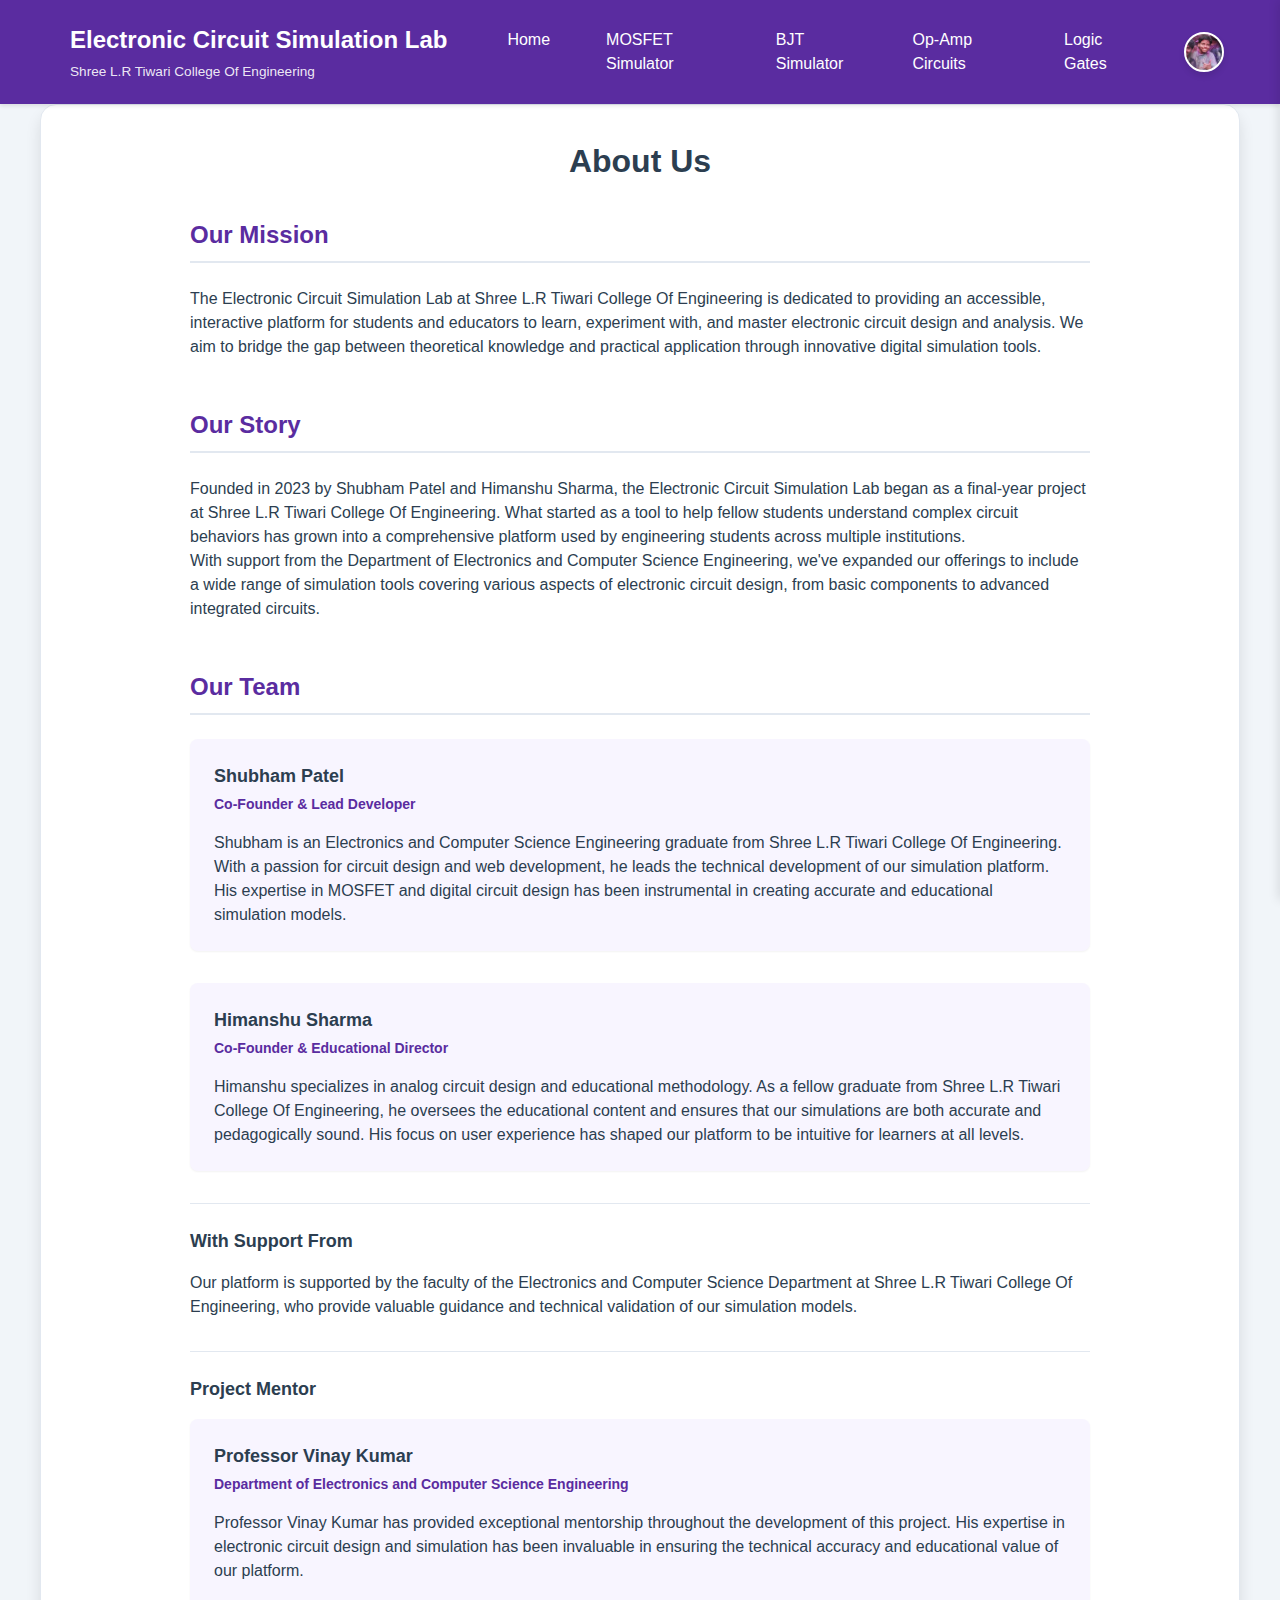
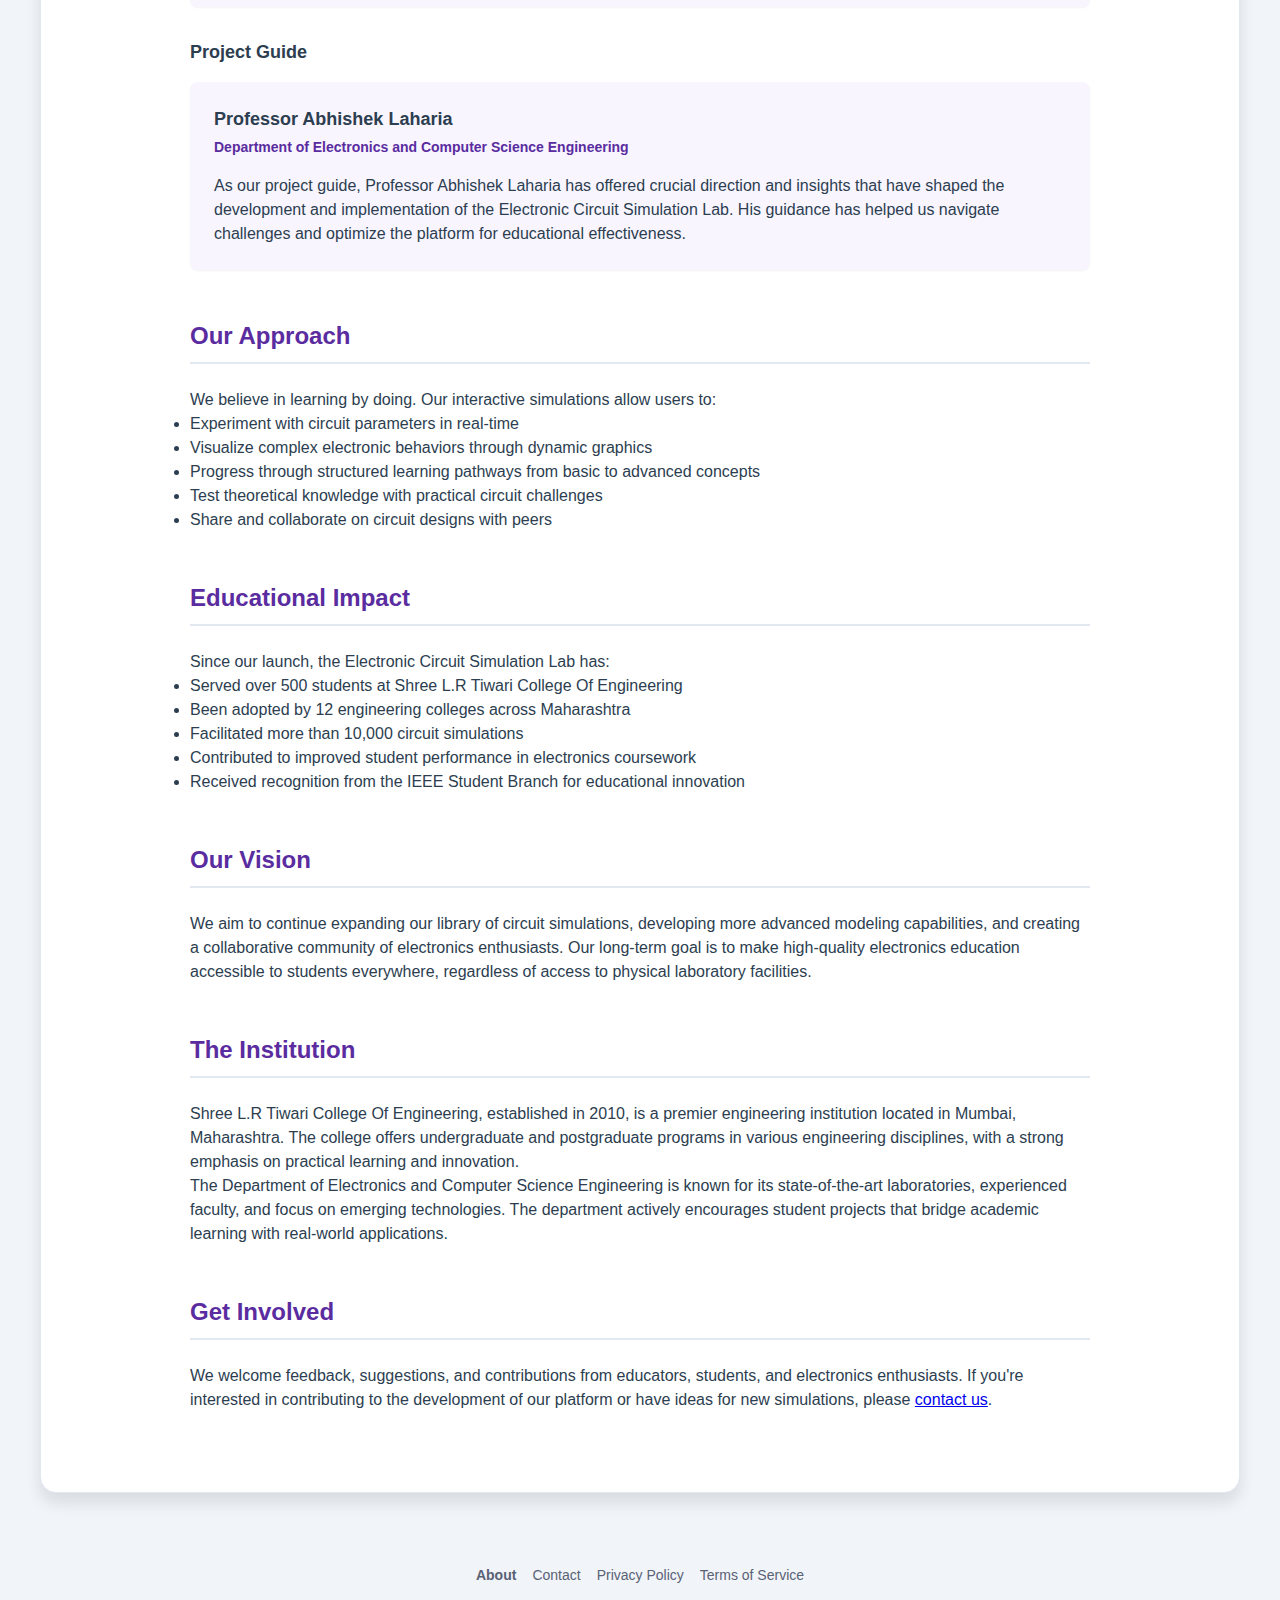
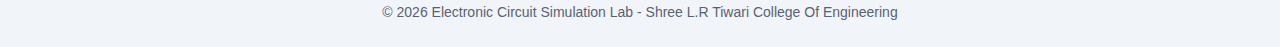
<file: about.html>
<!DOCTYPE html>
<html lang="en">
<head>
  <meta charset="UTF-8" />
  <meta name="viewport" content="width=device-width, initial-scale=1.0" />
  <meta name="description" content="About Us - Electronic Circuit Simulation Lab">
  <title>About Us - Electronic Circuit Simulation Lab</title>
  <link rel="stylesheet" href="style.css">
  <script src="home.js" defer></script>
  <script src="back-to-top.js" defer></script>
</head>
<body>
  <!-- Profile Sidebar -->
  <div class="profile-sidebar" id="profileSidebar">
    <div class="profile-content">
      <button class="close-sidebar" id="closeSidebar">&times;</button>
      <div class="sidebar-avatar">
        <img src="images/WhatsApp Image 2025-04-10 at 11.32.23.jpeg" alt="User Profile Avatar">
      </div>
      <div class="profile-header">
        <div class="profile-info">
          <h2>Shubham Patel</h2>
          <div class="user-level">ADVANCED LEVEL</div>
          <p class="user-title">Electronics and Computer Science Engineering Student</p>
          <div class="progress-container">
            <span>Progress to next level:</span>
            <span>75%</span>
            <div class="progress-bar">
              <div class="progress-fill" style="width: 75%"></div>
            </div>
          </div>
        </div>
      </div>
      
      <div class="profile-stats">
        <div class="stat-card">
          <span class="stat-value">12</span>
          <span class="stat-label">Completed</span>
        </div>
        <div class="stat-card">
          <span class="stat-value">3</span>
          <span class="stat-label">In Progress</span>
        </div>
        <div class="stat-card">
          <span class="stat-value">5</span>
          <span class="stat-label">Pending</span>
        </div>
      </div>
    </div>
  </div>
  
  <!-- Page Overlay -->
  <div class="page-overlay" id="pageOverlay"></div>
  
  <!-- Header -->
  <header class="main-header">
    <div class="header-content">
      <div class="logo-container">
        <h1 class="site-title">Electronic Circuit Simulation Lab</h1>
        <p class="college-name">Shree L.R Tiwari College Of Engineering</p>
      </div>
      <nav class="main-nav">
        <ul>
          <li><a href="index.html">Home</a></li>
          <li><a href="mosfet_simulator.html">MOSFET Simulator</a></li>
          <li><a href="#">BJT Simulator</a></li>
          <li><a href="#">Op-Amp Circuits</a></li>
          <li><a href="#">Logic Gates</a></li>
        </ul>
      </nav>
      <!-- Avatar Toggle Button -->
      <div class="avatar-toggle" id="profileAvatar">
        <img src="images/WhatsApp Image 2025-04-10 at 11.32.23.jpeg" alt="User Profile Avatar">
      </div>
    </div>
  </header>
  
  <!-- Main Content -->
  <main class="container">
    <section class="content-section">
      <h1>About Us</h1>
      
      <div class="about-content">
        <section class="about-section">
          <h2>Our Mission</h2>
          <p>The Electronic Circuit Simulation Lab at Shree L.R Tiwari College Of Engineering is dedicated to providing an accessible, interactive platform for students and educators to learn, experiment with, and master electronic circuit design and analysis. We aim to bridge the gap between theoretical knowledge and practical application through innovative digital simulation tools.</p>
        </section>
        
        <section class="about-section">
          <h2>Our Story</h2>
          <p>Founded in 2023 by Shubham Patel and Himanshu Sharma, the Electronic Circuit Simulation Lab began as a final-year project at Shree L.R Tiwari College Of Engineering. What started as a tool to help fellow students understand complex circuit behaviors has grown into a comprehensive platform used by engineering students across multiple institutions.</p>
          <p>With support from the Department of Electronics and Computer Science Engineering, we've expanded our offerings to include a wide range of simulation tools covering various aspects of electronic circuit design, from basic components to advanced integrated circuits.</p>
        </section>
        
        <section class="about-section about-founders">
          <h2>Our Team</h2>
          
          <div class="founder-card">
            <div class="founder-details">
              <h3>Shubham Patel</h3>
              <p class="founder-title">Co-Founder & Lead Developer</p>
              <p>Shubham is an Electronics and Computer Science Engineering graduate from Shree L.R Tiwari College Of Engineering. With a passion for circuit design and web development, he leads the technical development of our simulation platform. His expertise in MOSFET and digital circuit design has been instrumental in creating accurate and educational simulation models.</p>
            </div>
          </div>
          
          <div class="founder-card">
            <div class="founder-details">
              <h3>Himanshu Sharma</h3>
              <p class="founder-title">Co-Founder & Educational Director</p>
              <p>Himanshu specializes in analog circuit design and educational methodology. As a fellow graduate from Shree L.R Tiwari College Of Engineering, he oversees the educational content and ensures that our simulations are both accurate and pedagogically sound. His focus on user experience has shaped our platform to be intuitive for learners at all levels.</p>
            </div>
          </div>
          
          <div class="team-support">
            <h3>With Support From</h3>
            <p>Our platform is supported by the faculty of the Electronics and Computer Science Department at Shree L.R Tiwari College Of Engineering, who provide valuable guidance and technical validation of our simulation models.</p>
          </div>
          
          <div class="team-mentors">
            <h3>Project Mentor</h3>
            <div class="mentor-card">
              <div class="mentor-details">
                <h4>Professor Vinay Kumar</h4>
                <p class="mentor-title">Department of Electronics and Computer Science Engineering</p>
                <p>Professor Vinay Kumar has provided exceptional mentorship throughout the development of this project. His expertise in electronic circuit design and simulation has been invaluable in ensuring the technical accuracy and educational value of our platform.</p>
              </div>
            </div>
            
            <h3>Project Guide</h3>
            <div class="mentor-card">
              <div class="mentor-details">
                <h4>Professor Abhishek Laharia</h4>
                <p class="mentor-title">Department of Electronics and Computer Science Engineering</p>
                <p>As our project guide, Professor Abhishek Laharia has offered crucial direction and insights that have shaped the development and implementation of the Electronic Circuit Simulation Lab. His guidance has helped us navigate challenges and optimize the platform for educational effectiveness.</p>
              </div>
            </div>
          </div>
        </section>
        
        <section class="about-section">
          <h2>Our Approach</h2>
          <p>We believe in learning by doing. Our interactive simulations allow users to:</p>
          <ul>
            <li>Experiment with circuit parameters in real-time</li>
            <li>Visualize complex electronic behaviors through dynamic graphics</li>
            <li>Progress through structured learning pathways from basic to advanced concepts</li>
            <li>Test theoretical knowledge with practical circuit challenges</li>
            <li>Share and collaborate on circuit designs with peers</li>
          </ul>
        </section>
        
        <section class="about-section">
          <h2>Educational Impact</h2>
          <p>Since our launch, the Electronic Circuit Simulation Lab has:</p>
          <ul>
            <li>Served over 500 students at Shree L.R Tiwari College Of Engineering</li>
            <li>Been adopted by 12 engineering colleges across Maharashtra</li>
            <li>Facilitated more than 10,000 circuit simulations</li>
            <li>Contributed to improved student performance in electronics coursework</li>
            <li>Received recognition from the IEEE Student Branch for educational innovation</li>
          </ul>
        </section>
        
        <section class="about-section">
          <h2>Our Vision</h2>
          <p>We aim to continue expanding our library of circuit simulations, developing more advanced modeling capabilities, and creating a collaborative community of electronics enthusiasts. Our long-term goal is to make high-quality electronics education accessible to students everywhere, regardless of access to physical laboratory facilities.</p>
        </section>
        
        <section class="about-section">
          <h2>The Institution</h2>
          <p>Shree L.R Tiwari College Of Engineering, established in 2010, is a premier engineering institution located in Mumbai, Maharashtra. The college offers undergraduate and postgraduate programs in various engineering disciplines, with a strong emphasis on practical learning and innovation.</p>
          <p>The Department of Electronics and Computer Science Engineering is known for its state-of-the-art laboratories, experienced faculty, and focus on emerging technologies. The department actively encourages student projects that bridge academic learning with real-world applications.</p>
        </section>
        
        <section class="about-section">
          <h2>Get Involved</h2>
          <p>We welcome feedback, suggestions, and contributions from educators, students, and electronics enthusiasts. If you're interested in contributing to the development of our platform or have ideas for new simulations, please <a href="contact.html">contact us</a>.</p>
        </section>
      </div>
    </section>
  </main>

  <!-- Footer -->
  <footer class="page-footer">
    <div class="footer-content">
      <div class="footer-nav">
        <ul>
          <li><a href="about.html" class="active">About</a></li>
          <li><a href="contact.html">Contact</a></li>
          <li><a href="privacy-policy.html">Privacy Policy</a></li>
          <li><a href="terms-of-service.html">Terms of Service</a></li>
        </ul>
      </div>
      <p>&copy; <span id="currentYear"></span> Electronic Circuit Simulation Lab - Shree L.R Tiwari College Of Engineering</p>
    </div>
  </footer>
</body>
</html>
</file>
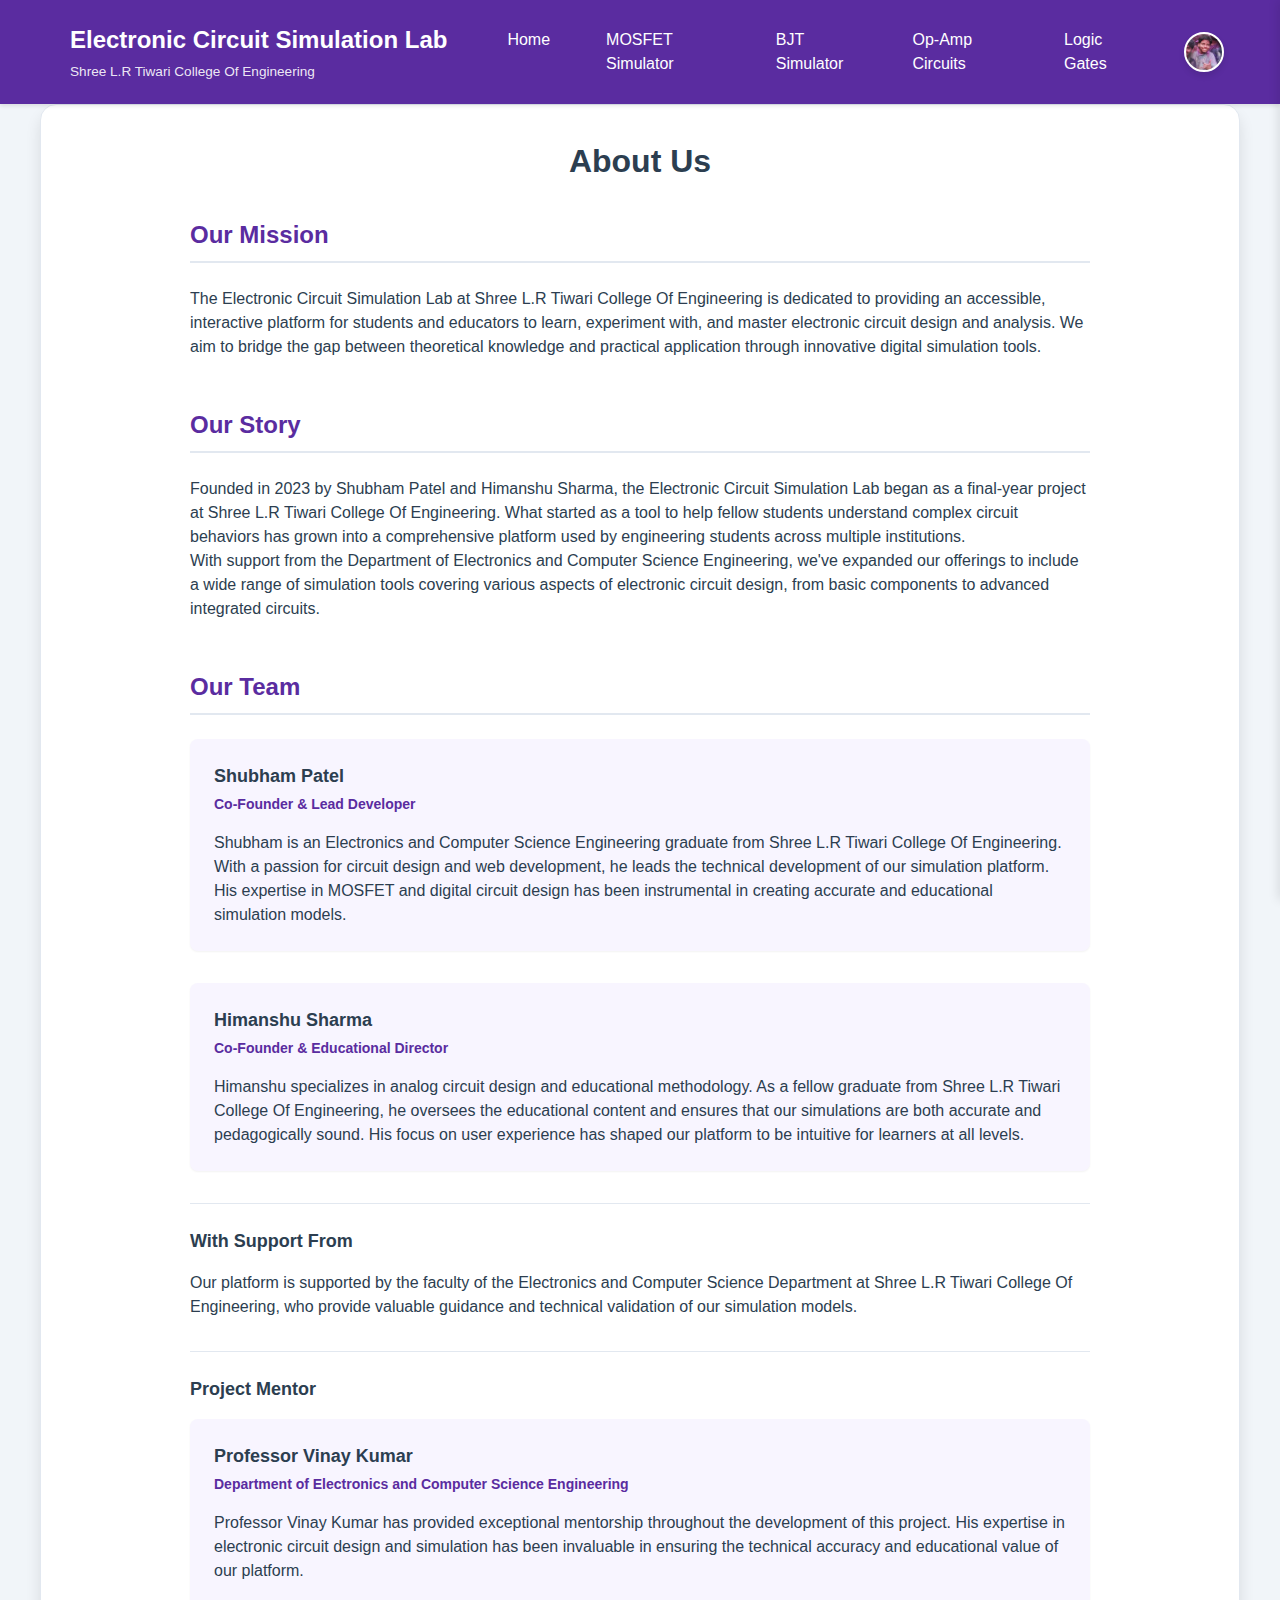
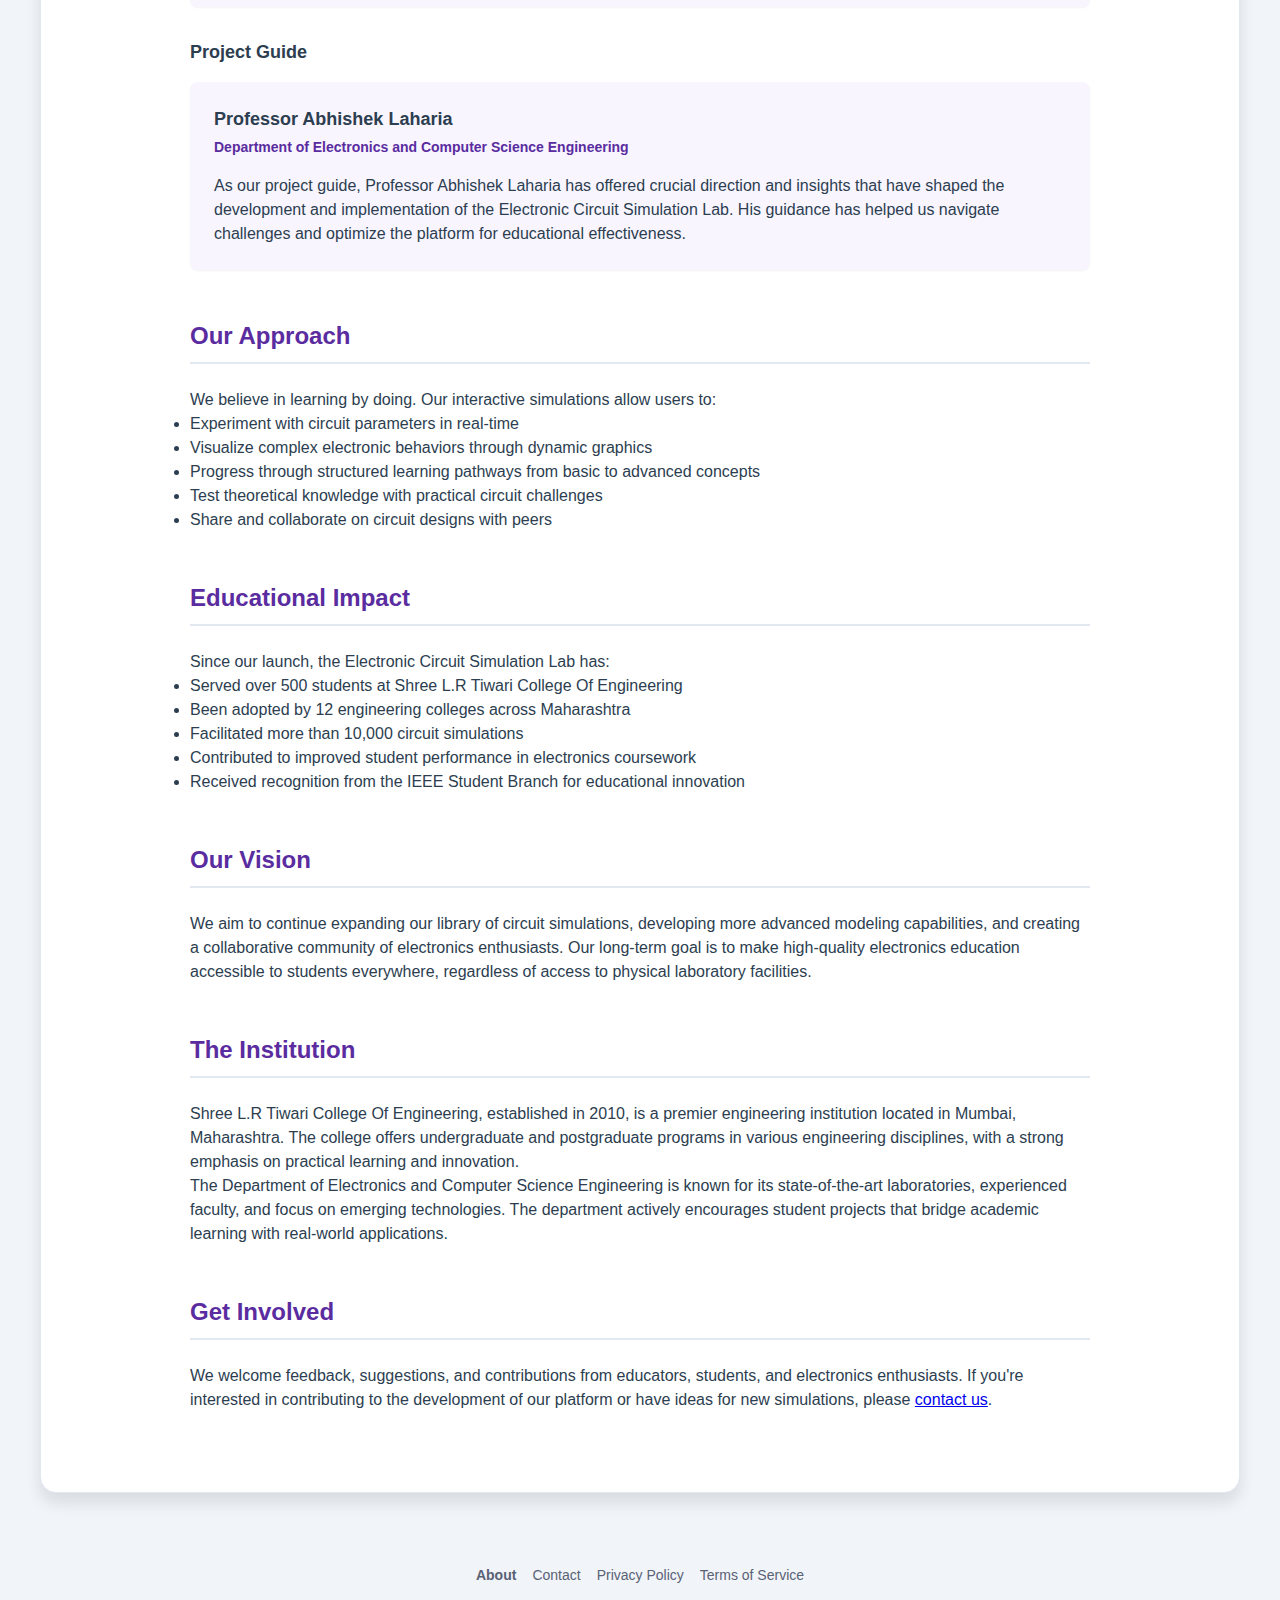
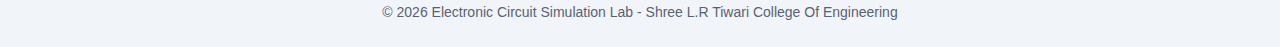
<file: about_backup.html>
<!DOCTYPE html>
<html lang="en">
<head>
  <meta charset="UTF-8" />
  <meta name="viewport" content="width=device-width, initial-scale=1.0" />
  <meta name="description" content="About Us - Electronic Circuit Simulation Lab">
  <title>About Us - Electronic Circuit Simulation Lab</title>
  <link rel="stylesheet" href="style.css">
  <script src="home.js" defer></script>
</head>
<body>
  <!-- Profile Sidebar -->
  <div class="profile-sidebar" id="profileSidebar">
    <div class="profile-content">
      <button class="close-sidebar" id="closeSidebar">&times;</button>
      <div class="sidebar-avatar">
        <img src="images/WhatsApp Image 2025-04-10 at 11.32.23.jpeg" alt="User Profile Avatar">
      </div>
      <div class="profile-header">
        <div class="profile-info">
          <h2>Shubham Patel</h2>
          <div class="user-level">ADVANCED LEVEL</div>
          <p class="user-title">Electronics and Computer Science Engineering Student</p>
          <div class="progress-container">
            <span>Progress to next level:</span>
            <span>75%</span>
            <div class="progress-bar">
              <div class="progress-fill" style="width: 75%"></div>
            </div>
          </div>
        </div>
      </div>
      
      <div class="profile-stats">
        <div class="stat-card">
          <span class="stat-value">12</span>
          <span class="stat-label">Completed</span>
        </div>
        <div class="stat-card">
          <span class="stat-value">3</span>
          <span class="stat-label">In Progress</span>
        </div>
        <div class="stat-card">
          <span class="stat-value">5</span>
          <span class="stat-label">Pending</span>
        </div>
      </div>
    </div>
  </div>
  
  <!-- Page Overlay -->
  <div class="page-overlay" id="pageOverlay"></div>
  
  <!-- Header -->
  <header class="main-header">
    <div class="header-content">
      <div class="logo-container">
        <h1 class="site-title">Electronic Circuit Simulation Lab</h1>
        <p class="college-name">Shree L.R Tiwari College Of Engineering</p>
      </div>
      <nav class="main-nav">
        <ul>
          <li><a href="index.html">Home</a></li>
          <li><a href="mosfet_simulator.html">MOSFET Simulator</a></li>
          <li><a href="#">BJT Simulator</a></li>
          <li><a href="#">Op-Amp Circuits</a></li>
          <li><a href="#">Logic Gates</a></li>
        </ul>
      </nav>
      <!-- Avatar Toggle Button -->
      <div class="avatar-toggle" id="profileAvatar">
        <img src="images/WhatsApp Image 2025-04-10 at 11.32.23.jpeg" alt="User Profile Avatar">
      </div>
    </div>
  </header>
  
  <!-- Main Content -->
  <main class="container">
    <section class="content-section">
      <h1>About Us</h1>
      
      <div class="about-content">
        <section class="about-section">
          <h2>Our Mission</h2>
          <p>The Electronic Circuit Simulation Lab at Shree L.R Tiwari College Of Engineering is dedicated to providing an accessible, interactive platform for students and educators to learn, experiment with, and master electronic circuit design and analysis. We aim to bridge the gap between theoretical knowledge and practical application through innovative digital simulation tools.</p>
        </section>
        
        <section class="about-section">
          <h2>Our Story</h2>
          <p>Founded in 2023 by Shubham Patel and Himanshu Sharma, the Electronic Circuit Simulation Lab began as a final-year project at Shree L.R Tiwari College Of Engineering. What started as a tool to help fellow students understand complex circuit behaviors has grown into a comprehensive platform used by engineering students across multiple institutions.</p>
          <p>With support from the Department of Electronics and Computer Science Engineering, we've expanded our offerings to include a wide range of simulation tools covering various aspects of electronic circuit design, from basic components to advanced integrated circuits.</p>
        </section>
        
        <section class="about-section about-founders">
          <h2>Our Team</h2>
          
          <div class="founder-card">
            <div class="founder-details">
              <h3>Shubham Patel</h3>
              <p class="founder-title">Co-Founder & Lead Developer</p>
              <p>Shubham is an Electronics and Computer Science Engineering graduate from Shree L.R Tiwari College Of Engineering. With a passion for circuit design and web development, he leads the technical development of our simulation platform. His expertise in MOSFET and digital circuit design has been instrumental in creating accurate and educational simulation models.</p>
            </div>
          </div>
          
          <div class="founder-card">
            <div class="founder-details">
              <h3>Himanshu Sharma</h3>
              <p class="founder-title">Co-Founder & Educational Director</p>
              <p>Himanshu specializes in analog circuit design and educational methodology. As a fellow graduate from Shree L.R Tiwari College Of Engineering, he oversees the educational content and ensures that our simulations are both accurate and pedagogically sound. His focus on user experience has shaped our platform to be intuitive for learners at all levels.</p>
            </div>
          </div>
          
          <div class="team-support">
            <h3>With Support From</h3>
            <p>Our platform is supported by the faculty of the Electronics and Computer Science Department at Shree L.R Tiwari College Of Engineering, who provide valuable guidance and technical validation of our simulation models.</p>
          </div>
          
          <div class="team-mentors">
            <h3>Project Mentor</h3>
            <div class="mentor-card">
              <div class="mentor-details">
                <h4>Professor Vinay Kumar</h4>
                <p class="mentor-title">Department of Electronics and Computer Science Engineering</p>
                <p>Professor Vinay Kumar has provided exceptional mentorship throughout the development of this project. His expertise in electronic circuit design and simulation has been invaluable in ensuring the technical accuracy and educational value of our platform.</p>
              </div>
            </div>
            
            <h3>Project Guide</h3>
            <div class="mentor-card">
              <div class="mentor-details">
                <h4>Professor Abhishek Laharia</h4>
                <p class="mentor-title">Department of Electronics and Computer Science Engineering</p>
                <p>As our project guide, Professor Abhishek Laharia has offered crucial direction and insights that have shaped the development and implementation of the Electronic Circuit Simulation Lab. His guidance has helped us navigate challenges and optimize the platform for educational effectiveness.</p>
              </div>
            </div>
          </div>
        </section>
        
        <section class="about-section">
          <h2>Our Approach</h2>
          <p>We believe in learning by doing. Our interactive simulations allow users to:</p>
          <ul>
            <li>Experiment with circuit parameters in real-time</li>
            <li>Visualize complex electronic behaviors through dynamic graphics</li>
            <li>Progress through structured learning pathways from basic to advanced concepts</li>
            <li>Test theoretical knowledge with practical circuit challenges</li>
            <li>Share and collaborate on circuit designs with peers</li>
          </ul>
        </section>
        
        <section class="about-section">
          <h2>Educational Impact</h2>
          <p>Since our launch, the Electronic Circuit Simulation Lab has:</p>
          <ul>
            <li>Served over 500 students at Shree L.R Tiwari College Of Engineering</li>
            <li>Been adopted by 12 engineering colleges across Maharashtra</li>
            <li>Facilitated more than 10,000 circuit simulations</li>
            <li>Contributed to improved student performance in electronics coursework</li>
            <li>Received recognition from the IEEE Student Branch for educational innovation</li>
          </ul>
        </section>
        
        <section class="about-section">
          <h2>Our Vision</h2>
          <p>We aim to continue expanding our library of circuit simulations, developing more advanced modeling capabilities, and creating a collaborative community of electronics enthusiasts. Our long-term goal is to make high-quality electronics education accessible to students everywhere, regardless of access to physical laboratory facilities.</p>
        </section>
        
        <section class="about-section">
          <h2>The Institution</h2>
          <p>Shree L.R Tiwari College Of Engineering, established in 2010, is a premier engineering institution located in Mumbai, Maharashtra. The college offers undergraduate and postgraduate programs in various engineering disciplines, with a strong emphasis on practical learning and innovation.</p>
          <p>The Department of Electronics and Computer Science Engineering is known for its state-of-the-art laboratories, experienced faculty, and focus on emerging technologies. The department actively encourages student projects that bridge academic learning with real-world applications.</p>
        </section>
        
        <section class="about-section">
          <h2>Get Involved</h2>
          <p>We welcome feedback, suggestions, and contributions from educators, students, and electronics enthusiasts. If you're interested in contributing to the development of our platform or have ideas for new simulations, please <a href="contact.html">contact us</a>.</p>
        </section>
      </div>
    </section>
  </main>

  <!-- Footer -->
  <footer class="page-footer">
    <div class="footer-content">
      <div class="footer-nav">
        <ul>
          <li><a href="about.html" class="active">About</a></li>
          <li><a href="contact.html">Contact</a></li>
          <li><a href="privacy-policy.html">Privacy Policy</a></li>
          <li><a href="terms-of-service.html">Terms of Service</a></li>
        </ul>
      </div>
      <p>&copy; <span id="currentYear"></span> Electronic Circuit Simulation Lab - Shree L.R Tiwari College Of Engineering</p>
    </div>
  </footer>
</body>
</html>
</file>
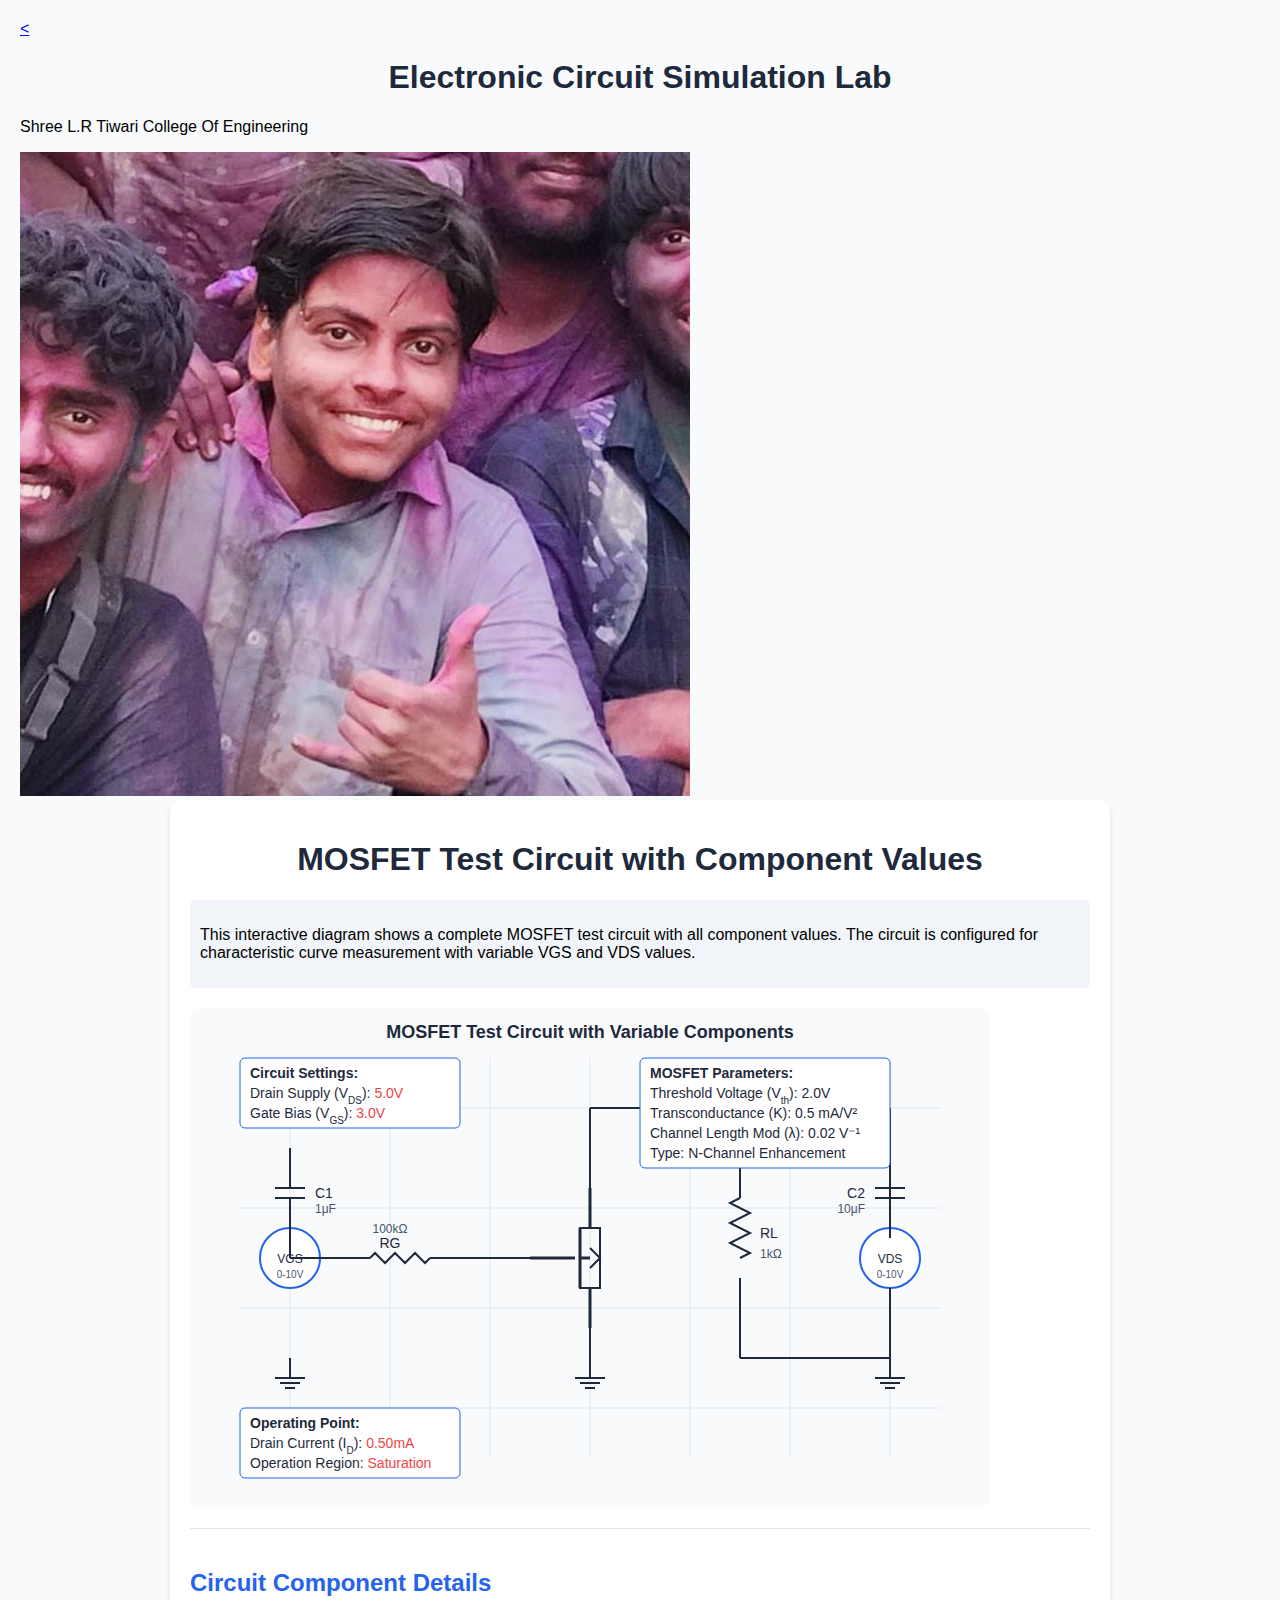
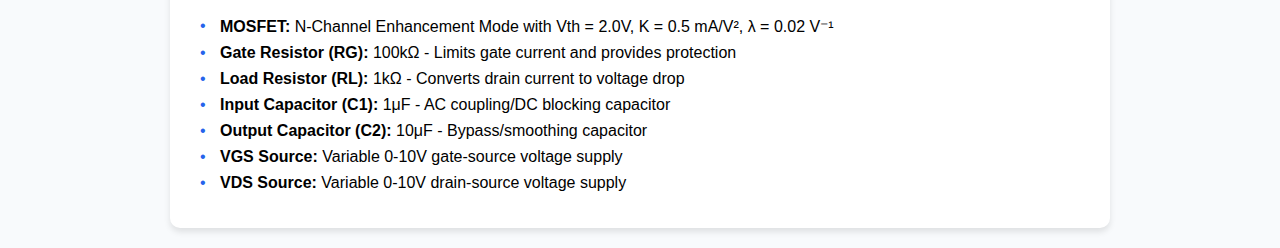
<file: circuit_diagram.html>
<!DOCTYPE html>
<html lang="en">
<head>
  <meta charset="UTF-8">
  <meta name="viewport" content="width=device-width, initial-scale=1.0">
  <title>MOSFET Circuit Diagram</title>
  <style>
    body {
      font-family: 'Segoe UI', Tahoma, Geneva, Verdana, sans-serif;
      margin: 0;
      padding: 20px;
      background-color: #f8fafc;
    }
    
    .container {
      max-width: 900px;
      margin: 0 auto;
      background-color: white;
      padding: 20px;
      border-radius: 10px;
      box-shadow: 0 4px 6px rgba(0, 0, 0, 0.1);
    }
    
    h1 {
      text-align: center;
      color: #1e293b;
    }
    
    .description {
      margin-bottom: 20px;
      padding: 10px;
      background-color: #f1f5f9;
      border-radius: 5px;
    }
    
    .component-list {
      margin-top: 20px;
      border-top: 1px solid #e2e8f0;
      padding-top: 20px;
    }
    
    .component-list h2 {
      color: #2563eb;
    }
    
    .component-list ul {
      list-style-type: none;
      padding-left: 10px;
    }
    
    .component-list li {
      margin-bottom: 8px;
      padding-left: 20px;
      position: relative;
    }
    
    .component-list li:before {
      content: "•";
      position: absolute;
      left: 0;
      color: #2563eb;
    }
    
    .svg-container {
      width: 100%;
      height: 500px;
      overflow: hidden;
    }
  </style>
</head>
<body>
  <header class="main-header">
    <div class="header-content">
      <!-- NEW DEDICATED BACK BUTTON -->
      <a href="index.html" class="back-button">&lt;</a>
      
      <div class="logo-container">
        <h1 class="site-title">Electronic Circuit Simulation Lab</h1>
        <p class="college-name">Shree L.R Tiwari College Of Engineering</p>
      </div>
      <nav class="main-nav">
        <ul>
          <li style="display:none;"><a href="index.html">Home</a></li>
          <!-- rest of navigation -->
        </ul>
      </nav>
      <!-- Avatar Toggle Button -->
      <div class="avatar-toggle" id="profileAvatar">
        <img src="images/WhatsApp Image 2025-04-10 at 11.32.23.jpeg" alt="User Profile Avatar">
      </div>
    </div>
  </header>
  <div class="container">
    <h1>MOSFET Test Circuit with Component Values</h1>
    
    <div class="description">
      <p>This interactive diagram shows a complete MOSFET test circuit with all component values. The circuit is configured for characteristic curve measurement with variable VGS and VDS values.</p>
    </div>
    
    <div class="svg-container">
      <!-- Embedded SVG Circuit Diagram -->
      <svg width="800" height="500" viewBox="0 0 800 500" xmlns="http://www.w3.org/2000/svg">
        <!-- Circuit Background -->
        <rect x="0" y="0" width="800" height="500" fill="#f8fafc" rx="10" ry="10" />
        
        <!-- Grid Lines -->
        <g stroke="#e2e8f0" stroke-width="1">
          <g id="vertical-lines">
            <line x1="100" y1="50" x2="100" y2="450" />
            <line x1="200" y1="50" x2="200" y2="450" />
            <line x1="300" y1="50" x2="300" y2="450" />
            <line x1="400" y1="50" x2="400" y2="450" />
            <line x1="500" y1="50" x2="500" y2="450" />
            <line x1="600" y1="50" x2="600" y2="450" />
            <line x1="700" y1="50" x2="700" y2="450" />
          </g>
          <g id="horizontal-lines">
            <line x1="50" y1="100" x2="750" y2="100" />
            <line x1="50" y1="200" x2="750" y2="200" />
            <line x1="50" y1="300" x2="750" y2="300" />
            <line x1="50" y1="400" x2="750" y2="400" />
          </g>
        </g>
        
        <!-- Circuit Components -->
        <!-- VGS Source -->
        <circle cx="100" cy="250" r="30" fill="white" stroke="#2563eb" stroke-width="2" />
        <text x="100" y="255" font-family="Arial" font-size="12" text-anchor="middle" fill="#1e293b">VGS</text>
        <text x="100" y="270" font-family="Arial" font-size="10" text-anchor="middle" fill="#475569">0-10V</text>
        
        <!-- VDS Source -->
        <circle cx="700" cy="250" r="30" fill="white" stroke="#2563eb" stroke-width="2" />
        <text x="700" y="255" font-family="Arial" font-size="12" text-anchor="middle" fill="#1e293b">VDS</text>
        <text x="700" y="270" font-family="Arial" font-size="10" text-anchor="middle" fill="#475569">0-10V</text>
        
        <!-- Ground Symbols -->
        <g id="ground1" transform="translate(100,350)">
          <line x1="0" y1="0" x2="0" y2="20" stroke="#1e293b" stroke-width="2" />
          <line x1="-15" y1="20" x2="15" y2="20" stroke="#1e293b" stroke-width="2" />
          <line x1="-10" y1="25" x2="10" y2="25" stroke="#1e293b" stroke-width="2" />
          <line x1="-5" y1="30" x2="5" y2="30" stroke="#1e293b" stroke-width="2" />
        </g>
        
        <g id="ground2" transform="translate(400,350)">
          <line x1="0" y1="0" x2="0" y2="20" stroke="#1e293b" stroke-width="2" />
          <line x1="-15" y1="20" x2="15" y2="20" stroke="#1e293b" stroke-width="2" />
          <line x1="-10" y1="25" x2="10" y2="25" stroke="#1e293b" stroke-width="2" />
          <line x1="-5" y1="30" x2="5" y2="30" stroke="#1e293b" stroke-width="2" />
        </g>
        
        <g id="ground3" transform="translate(700,350)">
          <line x1="0" y1="0" x2="0" y2="20" stroke="#1e293b" stroke-width="2" />
          <line x1="-15" y1="20" x2="15" y2="20" stroke="#1e293b" stroke-width="2" />
          <line x1="-10" y1="25" x2="10" y2="25" stroke="#1e293b" stroke-width="2" />
          <line x1="-5" y1="30" x2="5" y2="30" stroke="#1e293b" stroke-width="2" />
        </g>
        
        <!-- MOSFET Symbol -->
        <g id="mosfet" transform="translate(400,250)">
          <!-- Drain -->
          <line x1="0" y1="-70" x2="0" y2="-30" stroke="#1e293b" stroke-width="3" />
          <!-- Source -->
          <line x1="0" y1="30" x2="0" y2="70" stroke="#1e293b" stroke-width="3" />
          <!-- Gate -->
          <line x1="-60" y1="0" x2="-15" y2="0" stroke="#1e293b" stroke-width="3" />
          <!-- Channel -->
          <line x1="-10" y1="-30" x2="-10" y2="30" stroke="#1e293b" stroke-width="3" />
          <!-- Connections -->
          <line x1="-10" y1="0" x2="0" y2="0" stroke="#1e293b" stroke-width="3" />
          
          <!-- Body -->
          <rect x="-10" y="-30" width="20" height="60" fill="none" stroke="#1e293b" stroke-width="2" />
          
          <!-- Arrow for N-channel -->
          <polyline points="0,10 10,0 0,-10" fill="none" stroke="#1e293b" stroke-width="2" />
        </g>
        
        <!-- Load Resistor -->
        <g id="resistor" transform="translate(550,170)">
          <line x1="0" y1="0" x2="0" y2="20" stroke="#1e293b" stroke-width="2" />
          <path d="M0,20 L-10,25 L10,35 L-10,45 L10,55 L-10,65 L10,75 L0,80" fill="none" stroke="#1e293b" stroke-width="2" transform="translate(0,0)" />
          <line x1="0" y1="100" x2="0" y2="120" stroke="#1e293b" stroke-width="2" />
          <text x="20" y="60" font-family="Arial" font-size="14" fill="#1e293b">RL</text>
          <text x="20" y="80" font-family="Arial" font-size="12" fill="#475569">1kΩ</text>
        </g>
        
        <!-- Current Meter -->
        <g id="ammeter" transform="translate(550,100)">
          <circle cx="0" cy="0" r="20" fill="white" stroke="#ef4444" stroke-width="2" />
          <text x="0" y="5" font-family="Arial" font-size="14" text-anchor="middle" fill="#ef4444">ID</text>
        </g>
        
        <!-- Gate Resistor -->
        <g id="gate-resistor" transform="translate(200,250)">
          <line x1="-35" y1="0" x2="-20" y2="0" stroke="#1e293b" stroke-width="2" />
          <path d="M-20,0 L-15,-5 L-5,5 L5,-5 L15,5 L25,-5 L35,5 L40,0" fill="none" stroke="#1e293b" stroke-width="2" />
          <line x1="40" y1="0" x2="55" y2="0" stroke="#1e293b" stroke-width="2" />
          <text x="0" y="-10" font-family="Arial" font-size="14" text-anchor="middle" fill="#1e293b">RG</text>
          <text x="0" y="-25" font-family="Arial" font-size="12" text-anchor="middle" fill="#475569">100kΩ</text>
        </g>
        
        <!-- Capacitors -->
        <g id="capacitor1" transform="translate(100,140)">
          <line x1="0" y1="0" x2="0" y2="40" stroke="#1e293b" stroke-width="2" />
          <line x1="-15" y1="40" x2="15" y2="40" stroke="#1e293b" stroke-width="2" />
          <line x1="-15" y1="50" x2="15" y2="50" stroke="#1e293b" stroke-width="2" />
          <line x1="0" y1="50" x2="0" y2="90" stroke="#1e293b" stroke-width="2" />
          <text x="25" y="50" font-family="Arial" font-size="14" fill="#1e293b">C1</text>
          <text x="25" y="65" font-family="Arial" font-size="12" fill="#475569">1μF</text>
        </g>
        
        <g id="capacitor2" transform="translate(700,140)">
          <line x1="0" y1="0" x2="0" y2="40" stroke="#1e293b" stroke-width="2" />
          <line x1="-15" y1="40" x2="15" y2="40" stroke="#1e293b" stroke-width="2" />
          <line x1="-15" y1="50" x2="15" y2="50" stroke="#1e293b" stroke-width="2" />
          <line x1="0" y1="50" x2="0" y2="90" stroke="#1e293b" stroke-width="2" />
          <text x="-25" y="50" font-family="Arial" font-size="14" text-anchor="end" fill="#1e293b">C2</text>
          <text x="-25" y="65" font-family="Arial" font-size="12" text-anchor="end" fill="#475569">10μF</text>
        </g>
        
        <!-- Connecting Wires -->
        <g id="wires" stroke="#1e293b" stroke-width="2">
          <!-- VGS to Gate Resistor -->
          <line x1="100" y1="220" x2="100" y2="250" />
          <line x1="100" y1="250" x2="165" y2="250" />
          
          <!-- Gate Resistor to MOSFET Gate -->
          <line x1="255" y1="250" x2="340" y2="250" />
          
          <!-- Drain Connections -->
          <line x1="400" y1="180" x2="400" y2="100" />
          <line x1="400" y1="100" x2="550" y2="100" />
          <line x1="550" y1="170" x2="550" y2="100" />
          
          <!-- Source Connection to Ground -->
          <line x1="400" y1="320" x2="400" y2="350" />
          
          <!-- VDS to Drain via Load -->
          <line x1="700" y1="220" x2="700" y2="100" />
          <line x1="550" y1="290" x2="550" y2="350" />
          <line x1="550" y1="350" x2="700" y2="350" />
          <line x1="700" y1="280" x2="700" y2="350" />
        </g>
        
        <!-- Component Parameters Labels -->
        <g id="parameters" font-family="Arial" font-size="14" fill="#1e293b">
          <!-- MOSFET Parameters -->
          <rect x="450" y="50" width="250" height="110" fill="white" stroke="#2563eb" stroke-width="1" rx="5" ry="5" />
          <text x="460" y="70" font-weight="bold">MOSFET Parameters:</text>
          <text x="460" y="90">Threshold Voltage (V<tspan font-size="10" baseline-shift="sub">th</tspan>): 2.0V</text>
          <text x="460" y="110">Transconductance (K): 0.5 mA/V²</text>
          <text x="460" y="130">Channel Length Mod (λ): 0.02 V⁻¹</text>
          <text x="460" y="150">Type: N-Channel Enhancement</text>
          
          <!-- Circuit Settings -->
          <rect x="50" y="50" width="220" height="70" fill="white" stroke="#2563eb" stroke-width="1" rx="5" ry="5" />
          <text x="60" y="70" font-weight="bold">Circuit Settings:</text>
          <text x="60" y="90">Drain Supply (V<tspan font-size="10" baseline-shift="sub">DS</tspan>): <tspan id="vds-value" fill="#ef4444">5.0V</tspan></text>
          <text x="60" y="110" >Gate Bias (V<tspan font-size="10" baseline-shift="sub">GS</tspan>): <tspan id="vgs-value" fill="#ef4444">3.0V</tspan></text>
        </g>
        
        <!-- Title -->
        <text x="400" y="30" font-family="Arial" font-size="18" font-weight="bold" text-anchor="middle" fill="#1e293b">MOSFET Test Circuit with Variable Components</text>
        
        <!-- Operating Point Info -->
        <g id="operating-point">
          <rect x="50" y="400" width="220" height="70" fill="white" stroke="#2563eb" stroke-width="1" rx="5" ry="5" />
          <text x="60" y="420" font-family="Arial" font-size="14" font-weight="bold" fill="#1e293b">Operating Point:</text>
          <text x="60" y="440" font-family="Arial" font-size="14" fill="#1e293b">Drain Current (I<tspan font-size="10" baseline-shift="sub">D</tspan>): <tspan id="id-value" fill="#ef4444">0.50mA</tspan></text>
          <text x="60" y="460" font-family="Arial" font-size="14" fill="#1e293b">Operation Region: <tspan id="region-value" fill="#ef4444">Saturation</tspan></text>
        </g>
      </svg>
    </div>
    
    <div class="component-list">
      <h2>Circuit Component Details</h2>
      <ul>
        <li><strong>MOSFET:</strong> N-Channel Enhancement Mode with Vth = 2.0V, K = 0.5 mA/V², λ = 0.02 V⁻¹</li>
        <li><strong>Gate Resistor (RG):</strong> 100kΩ - Limits gate current and provides protection</li>
        <li><strong>Load Resistor (RL):</strong> 1kΩ - Converts drain current to voltage drop</li>
        <li><strong>Input Capacitor (C1):</strong> 1μF - AC coupling/DC blocking capacitor</li>
        <li><strong>Output Capacitor (C2):</strong> 10μF - Bypass/smoothing capacitor</li>
        <li><strong>VGS Source:</strong> Variable 0-10V gate-source voltage supply</li>
        <li><strong>VDS Source:</strong> Variable 0-10V drain-source voltage supply</li>
      </ul>
    </div>
  </div>
</body>
</html>
</file>
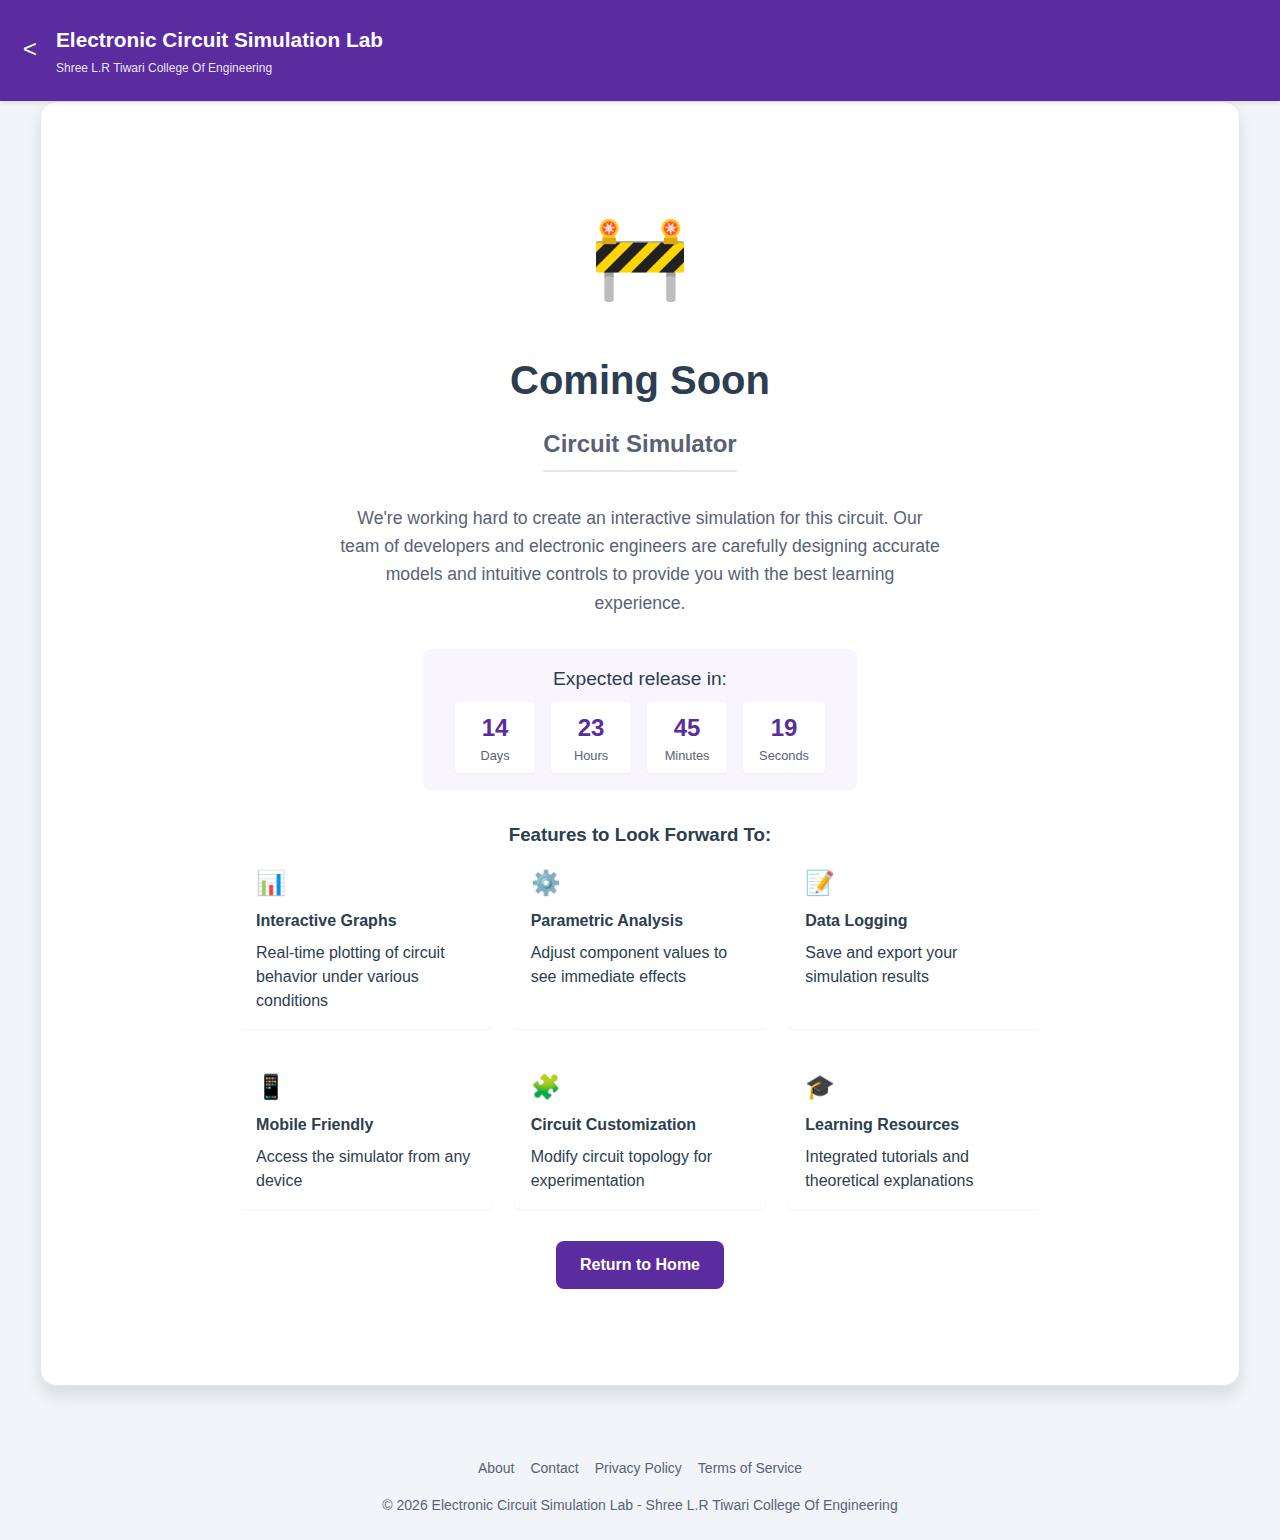
<file: coming_soon.html>
<!DOCTYPE html>
<html lang="en">
<head>
  <meta charset="UTF-8" />
  <meta name="viewport" content="width=device-width, initial-scale=1.0" />
  <meta name="description" content="Electronic Circuit Simulation Lab - Coming Soon Page">
  <title>Simulator Coming Soon - Electronic Circuit Simulation Lab</title>
  <link rel="stylesheet" href="style.css">
  <style>
    .coming-soon-container {
      text-align: center;
      padding: 4rem 2rem;
      min-height: 60vh;
      display: flex;
      flex-direction: column;
      justify-content: center;
      align-items: center;
    }
    
    .coming-soon-icon {
      font-size: 5rem;
      color: var(--primary-color);
      margin-bottom: 2rem;
    }
    
    .coming-soon-title {
      font-size: 2.5rem;
      margin-bottom: 1rem;
      color: var(--text-primary);
    }
    
    .coming-soon-subtitle {
      font-size: 1.5rem;
      margin-bottom: 2rem;
      color: var(--text-secondary);
    }
    
    .coming-soon-text {
      font-size: 1.1rem;
      max-width: 600px;
      margin: 0 auto 2rem;
      line-height: 1.6;
      color: var(--text-secondary);
    }
    
    .countdown {
      font-size: 1.2rem;
      background-color: var(--section-bg);
      padding: 1rem 2rem;
      border-radius: var(--radius-md);
      box-shadow: var(--shadow-sm);
      margin-bottom: 2rem;
    }
    
    .countdown-timer {
      display: flex;
      justify-content: center;
      gap: 1rem;
      margin-top: 0.5rem;
    }
    
    .countdown-item {
      background-color: var(--paper);
      padding: 0.5rem 1rem;
      border-radius: var(--radius-sm);
      min-width: 5rem;
      box-shadow: var(--shadow-sm);
    }
    
    .countdown-number {
      font-size: 1.5rem;
      font-weight: bold;
      color: var(--primary-color);
    }
    
    .countdown-label {
      font-size: 0.8rem;
      color: var(--text-secondary);
    }
    
    .features-preview {
      display: flex;
      flex-wrap: wrap;
      justify-content: center;
      gap: 1.5rem;
      max-width: 800px;
      margin: 0 auto;
    }
    
    .feature-item {
      background-color: var(--paper);
      padding: 1rem;
      border-radius: var(--radius-sm);
      box-shadow: var(--shadow-sm);
      width: calc(33.33% - 1rem);
      min-width: 200px;
      text-align: left;
    }
    
    .feature-icon {
      color: var(--primary-color);
      font-size: 1.5rem;
      margin-bottom: 0.5rem;
    }
    
    .feature-title {
      font-weight: 600;
      margin-bottom: 0.5rem;
    }
    
    .action-button {
      background-color: var(--primary-color);
      color: white;
      border: none;
      padding: 0.75rem 1.5rem;
      border-radius: var(--radius-md);
      font-weight: 600;
      cursor: pointer;
      transition: background-color 0.3s;
      text-decoration: none;
      display: inline-block;
      margin-top: 2rem;
    }
    
    .action-button:hover {
      background-color: var(--primary-hover);
    }
    
    /* Simulation Mode Styles */
    body.simulation-mode .avatar-toggle {
      display: none;
    }
    
    body.simulation-mode .main-nav ul {
      display: flex;
      justify-content: flex-end;
    }
    
    body.simulation-mode .main-nav ul li:not(:first-child) {
      display: none;
    }
    
    body.simulation-mode .main-nav ul li:first-child a {
      display: flex;
      align-items: center;
      font-weight: bold;
    }
    
    body.simulation-mode .main-nav ul li:first-child a::before {
      content: "←";
      margin-right: 5px;
      font-size: 1.2em;
    }
    
    body.simulation-mode .header-content {
      padding: 0.5rem 1rem;
    }
    
    body.simulation-mode .site-title {
      font-size: 1.3rem;
    }
    
    body.simulation-mode .college-name {
      font-size: 0.75rem;
    }
  </style>
</head>
<body class="simulation-mode">
  <!-- Header -->
  <header class="main-header">
    <div class="header-content">
      <!-- NEW DEDICATED BACK BUTTON -->
      <a href="index.html" class="back-button">&lt;</a>
      
      <div class="logo-container">
        <h1 class="site-title">Electronic Circuit Simulation Lab</h1>
        <p class="college-name">Shree L.R Tiwari College Of Engineering</p>
      </div>
      <nav class="main-nav">
        <ul>
          <li style="display:none;"><a href="index.html">Home</a></li>
          <li><a href="mosfet_simulator.html">MOSFET Simulator</a></li>
          <li><a href="#">BJT Simulator</a></li>
          <li><a href="#">Op-Amp Circuits</a></li>
          <li><a href="#">Logic Gates</a></li>
        </ul>
      </nav>
      <!-- Avatar Toggle Button -->
      <div class="avatar-toggle" id="profileAvatar">
        <img src="images/WhatsApp Image 2025-04-10 at 11.32.23.jpeg" alt="User Profile Avatar">
      </div>
    </div>
  </header>
  
  <!-- Main Content -->
  <main class="container">
    <div class="coming-soon-container">
      <div class="coming-soon-icon">🚧</div>
      <h1 class="coming-soon-title">Coming Soon</h1>
      <h2 class="coming-soon-subtitle" id="circuit-name">Circuit Simulator</h2>
      
      <p class="coming-soon-text">
        We're working hard to create an interactive simulation for this circuit. 
        Our team of developers and electronic engineers are carefully designing accurate 
        models and intuitive controls to provide you with the best learning experience.
      </p>
      
      <div class="countdown">
        <p>Expected release in:</p>
        <div class="countdown-timer">
          <div class="countdown-item">
            <div class="countdown-number" id="days">14</div>
            <div class="countdown-label">Days</div>
          </div>
          <div class="countdown-item">
            <div class="countdown-number" id="hours">23</div>
            <div class="countdown-label">Hours</div>
          </div>
          <div class="countdown-item">
            <div class="countdown-number" id="minutes">45</div>
            <div class="countdown-label">Minutes</div>
          </div>
          <div class="countdown-item">
            <div class="countdown-number" id="seconds">19</div>
            <div class="countdown-label">Seconds</div>
          </div>
        </div>
      </div>
      
      <h3>Features to Look Forward To:</h3>
      <div class="features-preview">
        <div class="feature-item">
          <div class="feature-icon">📊</div>
          <div class="feature-title">Interactive Graphs</div>
          <p>Real-time plotting of circuit behavior under various conditions</p>
        </div>
        <div class="feature-item">
          <div class="feature-icon">⚙️</div>
          <div class="feature-title">Parametric Analysis</div>
          <p>Adjust component values to see immediate effects</p>
        </div>
        <div class="feature-item">
          <div class="feature-icon">📝</div>
          <div class="feature-title">Data Logging</div>
          <p>Save and export your simulation results</p>
        </div>
        <div class="feature-item">
          <div class="feature-icon">📱</div>
          <div class="feature-title">Mobile Friendly</div>
          <p>Access the simulator from any device</p>
        </div>
        <div class="feature-item">
          <div class="feature-icon">🧩</div>
          <div class="feature-title">Circuit Customization</div>
          <p>Modify circuit topology for experimentation</p>
        </div>
        <div class="feature-item">
          <div class="feature-icon">🎓</div>
          <div class="feature-title">Learning Resources</div>
          <p>Integrated tutorials and theoretical explanations</p>
        </div>
      </div>
      
      <a href="index.html" class="action-button">Return to Home</a>
    </div>
  </main>
  
  <!-- Footer -->
  <footer class="page-footer">
    <div class="footer-content">
      <div class="footer-nav">
        <ul>
          <li><a href="about.html">About</a></li>
          <li><a href="contact.html">Contact</a></li>
          <li><a href="privacy-policy.html">Privacy Policy</a></li>
          <li><a href="terms-of-service.html">Terms of Service</a></li>
        </ul>
      </div>
      <p>&copy; <span id="currentYear"></span> Electronic Circuit Simulation Lab - Shree L.R Tiwari College Of Engineering</p>
    </div>
  </footer>

  <script>
    // Get the circuit name from URL parameter
    document.addEventListener('DOMContentLoaded', function() {
      // Get current year for footer
      document.getElementById('currentYear').textContent = new Date().getFullYear();
      
      // Extract circuit name from URL
      const urlParams = new URLSearchParams(window.location.search);
      const circuitParam = urlParams.get('circuit');
      
      // Format the circuit name
      if (circuitParam) {
        // Convert kebab-case to Title Case with spaces
        const formattedName = circuitParam
          .split('-')
          .map(word => word.charAt(0).toUpperCase() + word.slice(1))
          .join(' ');
        
        document.getElementById('circuit-name').textContent = formattedName + ' Simulator';
        document.title = formattedName + ' Simulator Coming Soon';
      }
      
      // Countdown timer
      // Set release date to 2 weeks from now
      const releaseDate = new Date();
      releaseDate.setDate(releaseDate.getDate() + 14);
      
      // Update countdown every second
      setInterval(function() {
        const now = new Date().getTime();
        const distance = releaseDate - now;
        
        // Calculate time components
        const days = Math.floor(distance / (1000 * 60 * 60 * 24));
        const hours = Math.floor((distance % (1000 * 60 * 60 * 24)) / (1000 * 60 * 60));
        const minutes = Math.floor((distance % (1000 * 60 * 60)) / (1000 * 60));
        const seconds = Math.floor((distance % (1000 * 60)) / 1000);
        
        // Update display
        document.getElementById('days').textContent = days;
        document.getElementById('hours').textContent = hours;
        document.getElementById('minutes').textContent = minutes;
        document.getElementById('seconds').textContent = seconds;
      }, 1000);
    });
  </script>
</body>
</html>
</file>
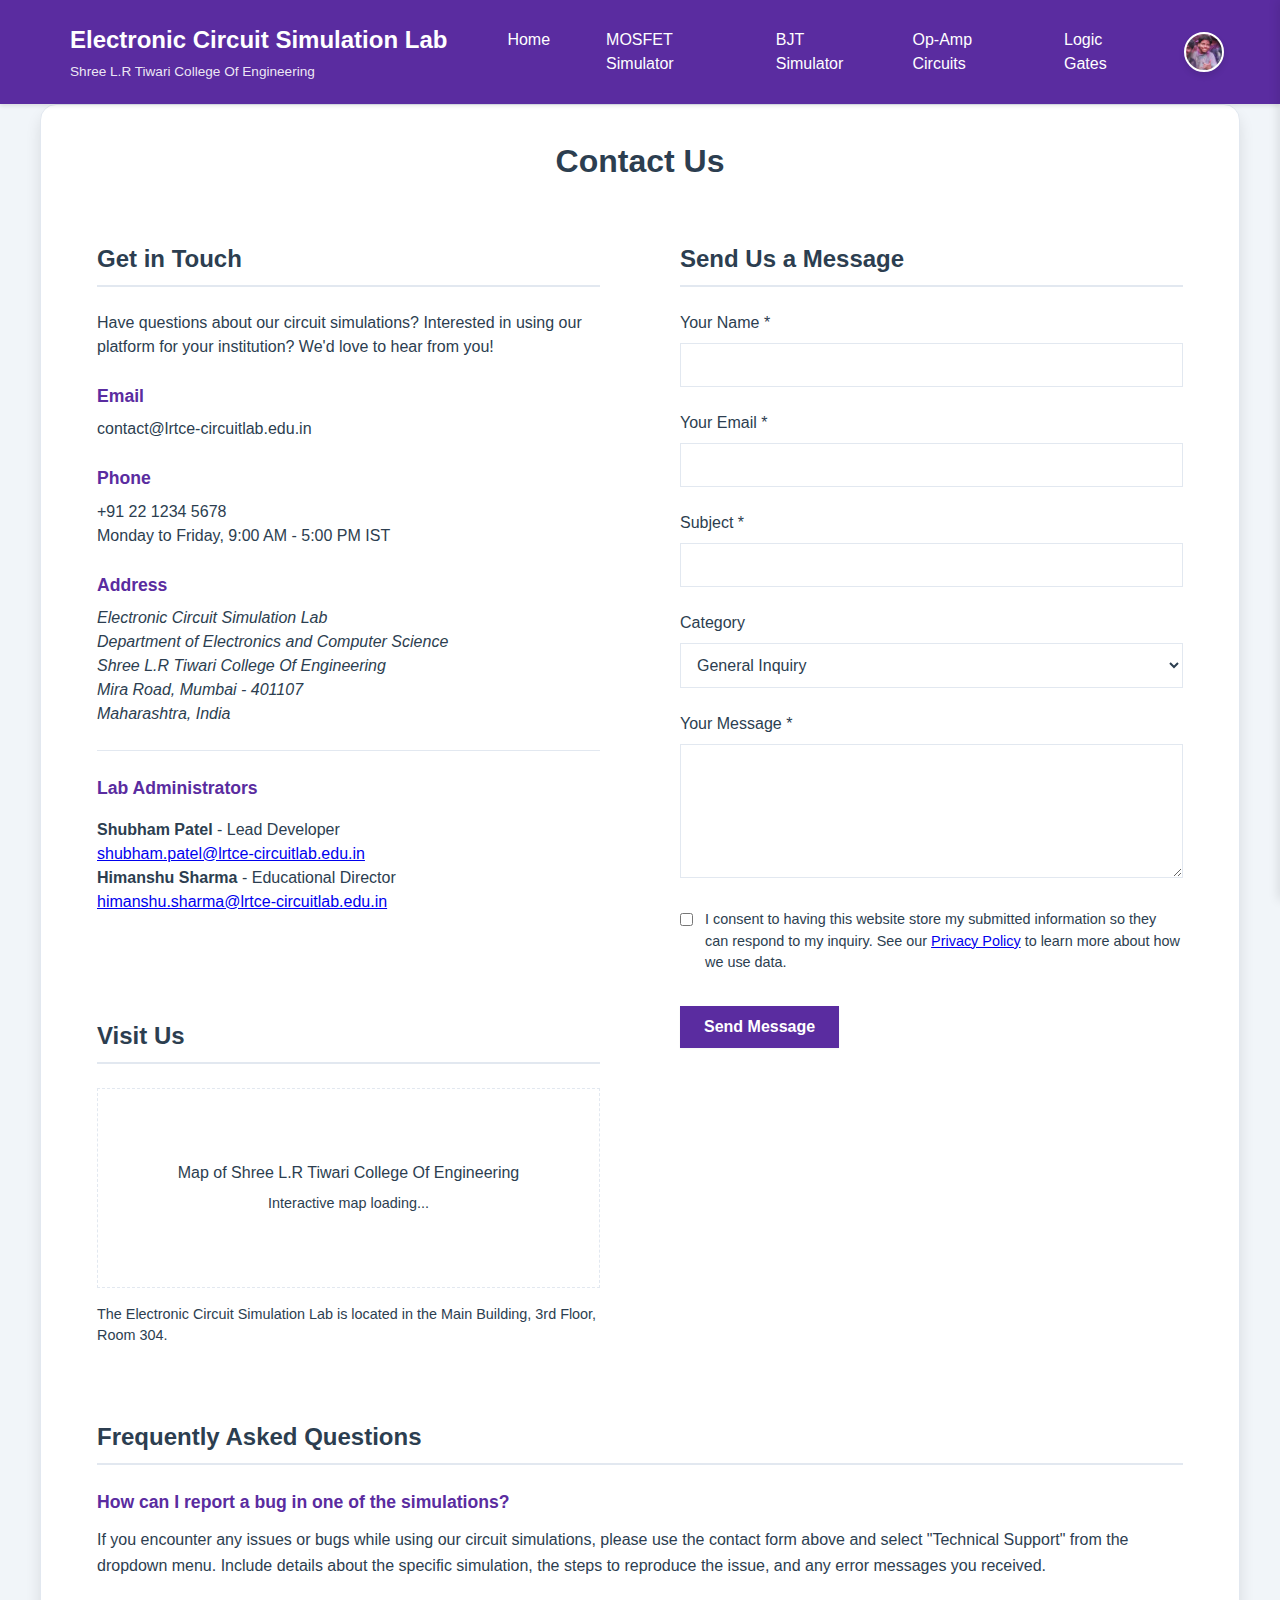
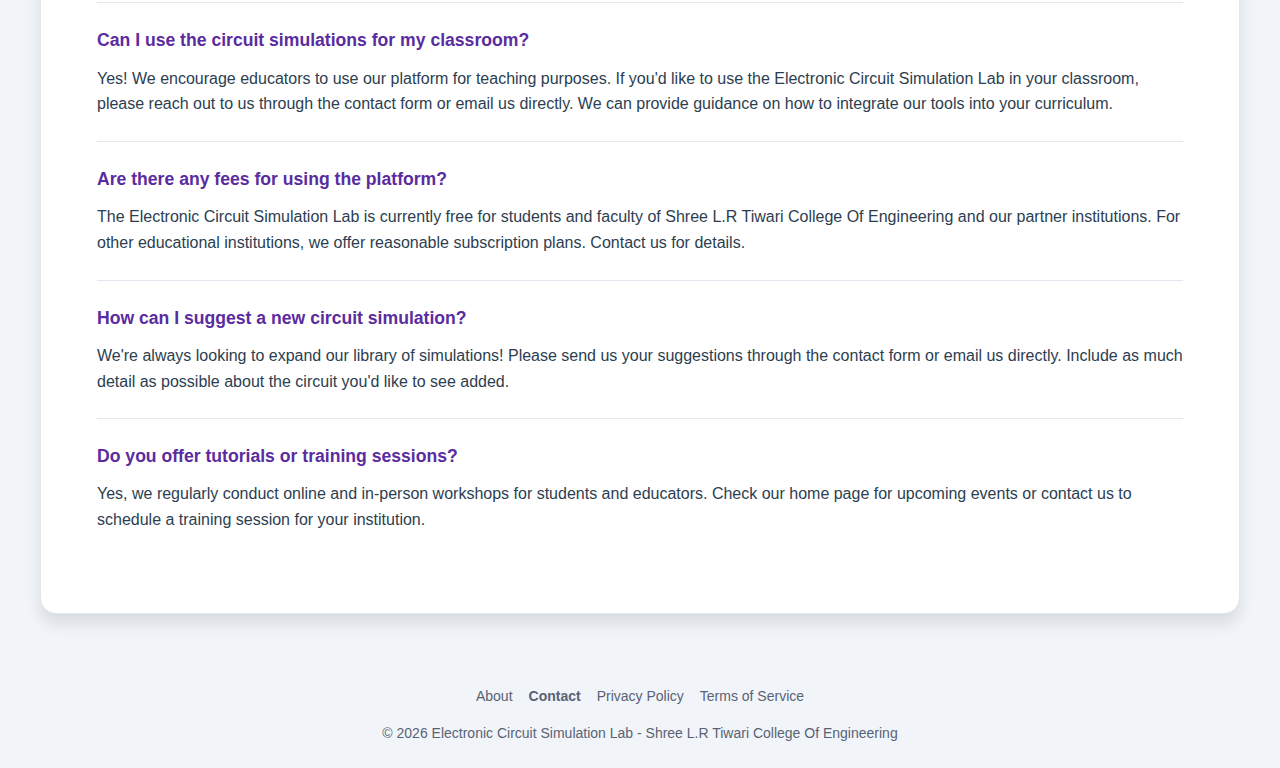
<file: contact.html>
<!DOCTYPE html>
<html lang="en">
<head>
  <meta charset="UTF-8" />
  <meta name="viewport" content="width=device-width, initial-scale=1.0" />
  <meta name="description" content="Contact Us - Electronic Circuit Simulation Lab">
  <title>Contact Us - Electronic Circuit Simulation Lab</title>
  <link rel="stylesheet" href="style.css">
  <script src="home.js" defer></script>
  <script src="back-to-top.js" defer></script>
</head>
<body>
  <!-- Profile Sidebar -->
  <div class="profile-sidebar" id="profileSidebar">
    <div class="profile-content">
      <button class="close-sidebar" id="closeSidebar">&times;</button>
      <div class="sidebar-avatar">
        <img src="images/WhatsApp Image 2025-04-10 at 11.32.23.jpeg" alt="User Profile Avatar">
      </div>
      <div class="profile-header">
        <div class="profile-info">
          <h2>Shubham Patel</h2>
          <div class="user-level">ADVANCED LEVEL</div>
          <p class="user-title">Electronics and Computer Science Engineering Student</p>
          <div class="progress-container">
            <span>Progress to next level:</span>
            <span>75%</span>
            <div class="progress-bar">
              <div class="progress-fill" style="width: 75%"></div>
            </div>
          </div>
        </div>
      </div>
      
      <div class="profile-stats">
        <div class="stat-card">
          <span class="stat-value">12</span>
          <span class="stat-label">Completed</span>
        </div>
        <div class="stat-card">
          <span class="stat-value">3</span>
          <span class="stat-label">In Progress</span>
        </div>
        <div class="stat-card">
          <span class="stat-value">5</span>
          <span class="stat-label">Pending</span>
        </div>
      </div>
    </div>
  </div>
  
  <!-- Page Overlay -->
  <div class="page-overlay" id="pageOverlay"></div>
  
  <!-- Header -->
  <header class="main-header">
    <div class="header-content">
      <div class="logo-container">
        <h1 class="site-title">Electronic Circuit Simulation Lab</h1>
        <p class="college-name">Shree L.R Tiwari College Of Engineering</p>
      </div>
      <nav class="main-nav">
        <ul>
          <li><a href="index.html">Home</a></li>
          <li><a href="mosfet_simulator.html">MOSFET Simulator</a></li>
          <li><a href="#">BJT Simulator</a></li>
          <li><a href="#">Op-Amp Circuits</a></li>
          <li><a href="#">Logic Gates</a></li>
        </ul>
      </nav>
      <!-- Avatar Toggle Button -->
      <div class="avatar-toggle" id="profileAvatar">
        <img src="images/WhatsApp Image 2025-04-10 at 11.32.23.jpeg" alt="User Profile Avatar">
      </div>
    </div>
  </header>
  
  <!-- Main Content -->
  <main class="container">
    <section class="content-section">
      <h1>Contact Us</h1>
      
      <div class="contact-content">
        <div class="contact-info-container">
          <section class="contact-info">
            <h2>Get in Touch</h2>
            <p>Have questions about our circuit simulations? Interested in using our platform for your institution? We'd love to hear from you!</p>
            
            <div class="contact-details">
              <div class="contact-item">
                <h3>Email</h3>
                <p><a href="mailto:contact@lrtce-circuitlab.edu.in">contact@lrtce-circuitlab.edu.in</a></p>
              </div>
              
              <div class="contact-item">
                <h3>Phone</h3>
                <p>+91 22 1234 5678</p>
                <p>Monday to Friday, 9:00 AM - 5:00 PM IST</p>
              </div>
              
              <div class="contact-item">
                <h3>Address</h3>
                <address>
                  Electronic Circuit Simulation Lab<br>
                  Department of Electronics and Computer Science<br>
                  Shree L.R Tiwari College Of Engineering<br>
                  Mira Road, Mumbai - 401107<br>
                  Maharashtra, India
                </address>
              </div>
            </div>
            
            <div class="contact-team">
              <h3>Lab Administrators</h3>
              <p><strong>Shubham Patel</strong> - Lead Developer<br>
              <a href="mailto:shubham.patel@lrtce-circuitlab.edu.in">shubham.patel@lrtce-circuitlab.edu.in</a></p>
              
              <p><strong>Himanshu Sharma</strong> - Educational Director<br>
              <a href="mailto:himanshu.sharma@lrtce-circuitlab.edu.in">himanshu.sharma@lrtce-circuitlab.edu.in</a></p>
            </div>
          </section>
          
          <section class="visit-us">
            <h2>Visit Us</h2>
            <div class="map-container">
              <div class="map-placeholder">
                <p>Map of Shree L.R Tiwari College Of Engineering</p>
                <p class="map-note">Interactive map loading...</p>
              </div>
              <p class="directions">The Electronic Circuit Simulation Lab is located in the Main Building, 3rd Floor, Room 304.</p>
            </div>
          </section>
        </div>
        
        <section class="contact-form-section">
          <h2>Send Us a Message</h2>
          <form class="contact-form" id="contactForm">
            <div class="form-group">
              <label for="name">Your Name *</label>
              <input type="text" id="name" name="name" required>
            </div>
            
            <div class="form-group">
              <label for="email">Your Email *</label>
              <input type="email" id="email" name="email" required>
            </div>
            
            <div class="form-group">
              <label for="subject">Subject *</label>
              <input type="text" id="subject" name="subject" required>
            </div>
            
            <div class="form-group">
              <label for="category">Category</label>
              <select id="category" name="category">
                <option value="general">General Inquiry</option>
                <option value="technical">Technical Support</option>
                <option value="feedback">Feedback</option>
                <option value="partnership">Partnership Opportunity</option>
                <option value="other">Other</option>
              </select>
            </div>
            
            <div class="form-group">
              <label for="message">Your Message *</label>
              <textarea id="message" name="message" rows="6" required></textarea>
            </div>
            
            <div class="form-group form-checkbox">
              <input type="checkbox" id="consent" name="consent" required>
              <label for="consent">I consent to having this website store my submitted information so they can respond to my inquiry. See our <a href="privacy-policy.html">Privacy Policy</a> to learn more about how we use data.</label>
            </div>
            
            <button type="submit" class="primary-btn">Send Message</button>
          </form>
        </section>
      </div>
      
      <section class="faq-section">
        <h2>Frequently Asked Questions</h2>
        
        <div class="faq-list">
          <div class="faq-item">
            <h3>How can I report a bug in one of the simulations?</h3>
            <p>If you encounter any issues or bugs while using our circuit simulations, please use the contact form above and select "Technical Support" from the dropdown menu. Include details about the specific simulation, the steps to reproduce the issue, and any error messages you received.</p>
          </div>
          
          <div class="faq-item">
            <h3>Can I use the circuit simulations for my classroom?</h3>
            <p>Yes! We encourage educators to use our platform for teaching purposes. If you'd like to use the Electronic Circuit Simulation Lab in your classroom, please reach out to us through the contact form or email us directly. We can provide guidance on how to integrate our tools into your curriculum.</p>
          </div>
          
          <div class="faq-item">
            <h3>Are there any fees for using the platform?</h3>
            <p>The Electronic Circuit Simulation Lab is currently free for students and faculty of Shree L.R Tiwari College Of Engineering and our partner institutions. For other educational institutions, we offer reasonable subscription plans. Contact us for details.</p>
          </div>
          
          <div class="faq-item">
            <h3>How can I suggest a new circuit simulation?</h3>
            <p>We're always looking to expand our library of simulations! Please send us your suggestions through the contact form or email us directly. Include as much detail as possible about the circuit you'd like to see added.</p>
          </div>
          
          <div class="faq-item">
            <h3>Do you offer tutorials or training sessions?</h3>
            <p>Yes, we regularly conduct online and in-person workshops for students and educators. Check our home page for upcoming events or contact us to schedule a training session for your institution.</p>
          </div>
        </div>
      </section>
    </section>
  </main>

  <!-- Footer -->
  <footer class="page-footer">
    <div class="footer-content">
      <div class="footer-nav">
        <ul>
          <li><a href="about.html">About</a></li>
          <li><a href="contact.html" class="active">Contact</a></li>
          <li><a href="privacy-policy.html">Privacy Policy</a></li>
          <li><a href="terms-of-service.html">Terms of Service</a></li>
        </ul>
      </div>
      <p>&copy; <span id="currentYear"></span> Electronic Circuit Simulation Lab - Shree L.R Tiwari College Of Engineering</p>
    </div>
  </footer>
</body>
</html>
</file>
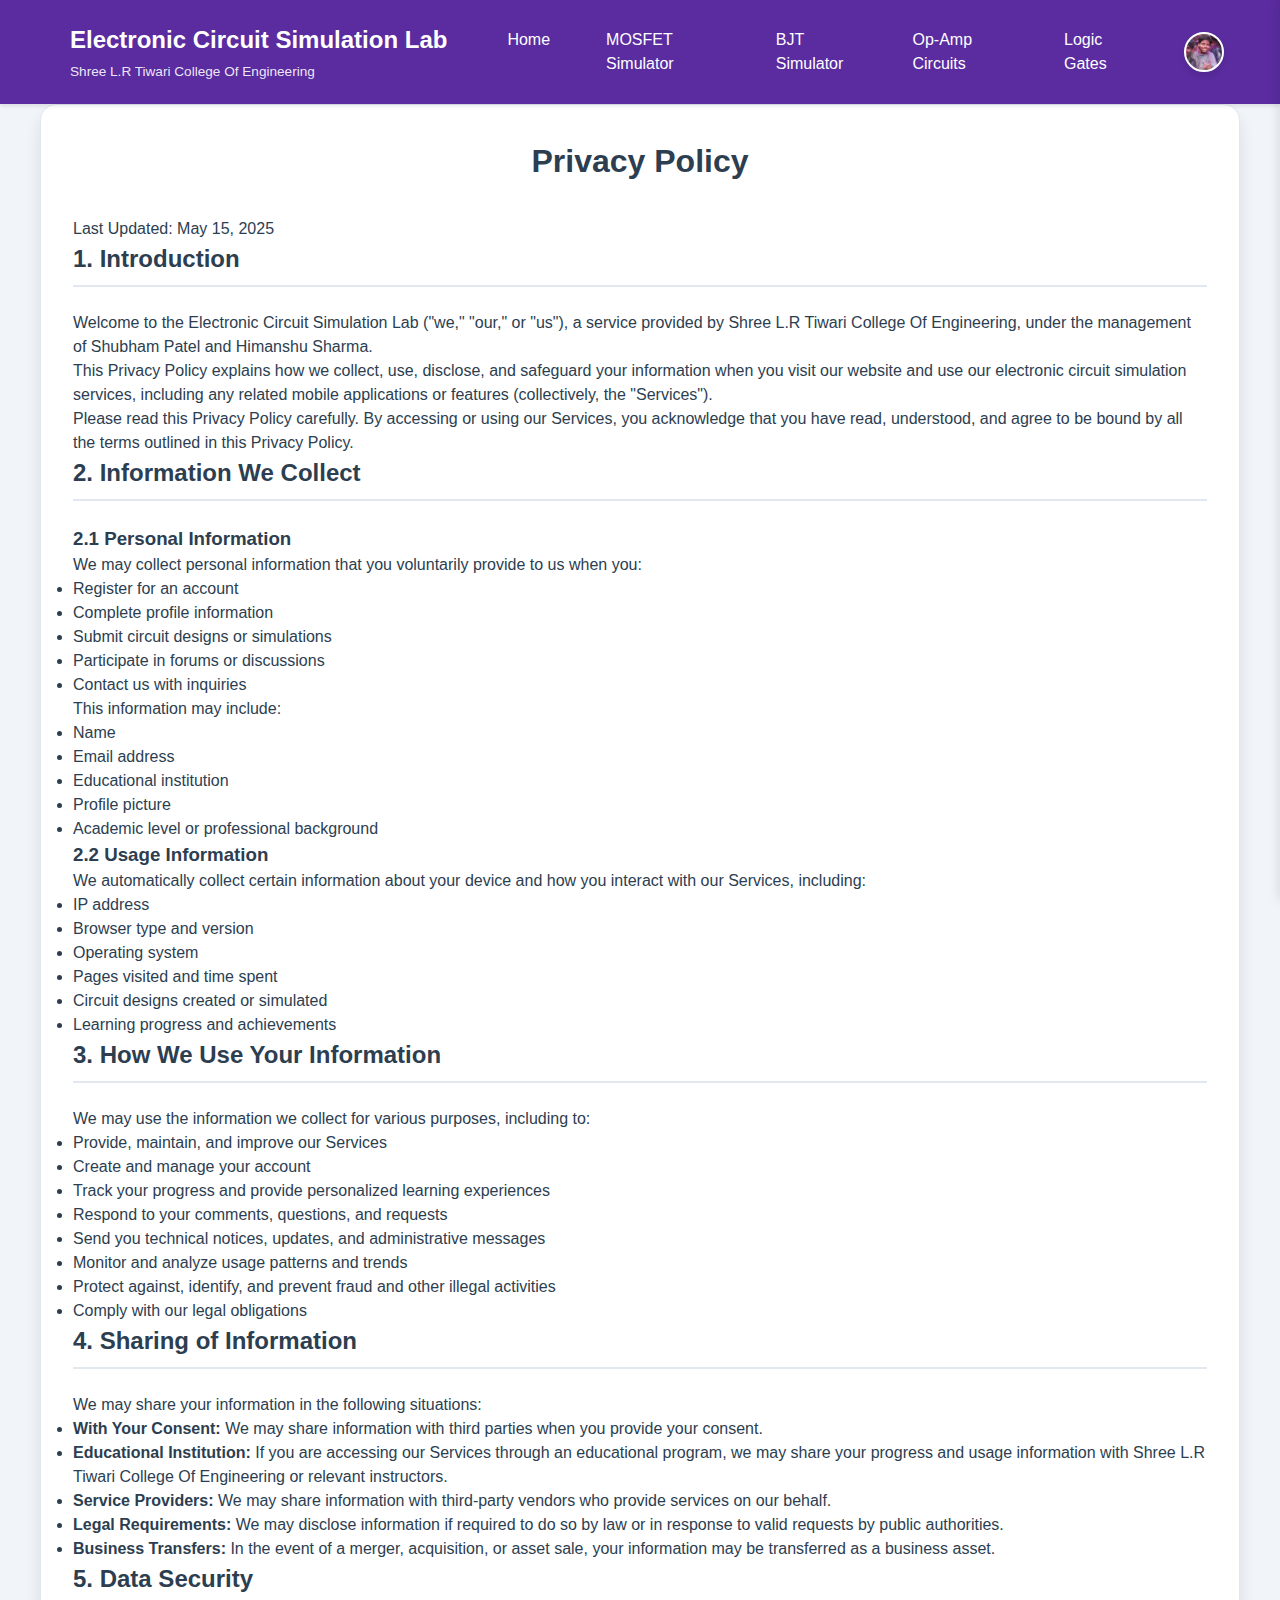
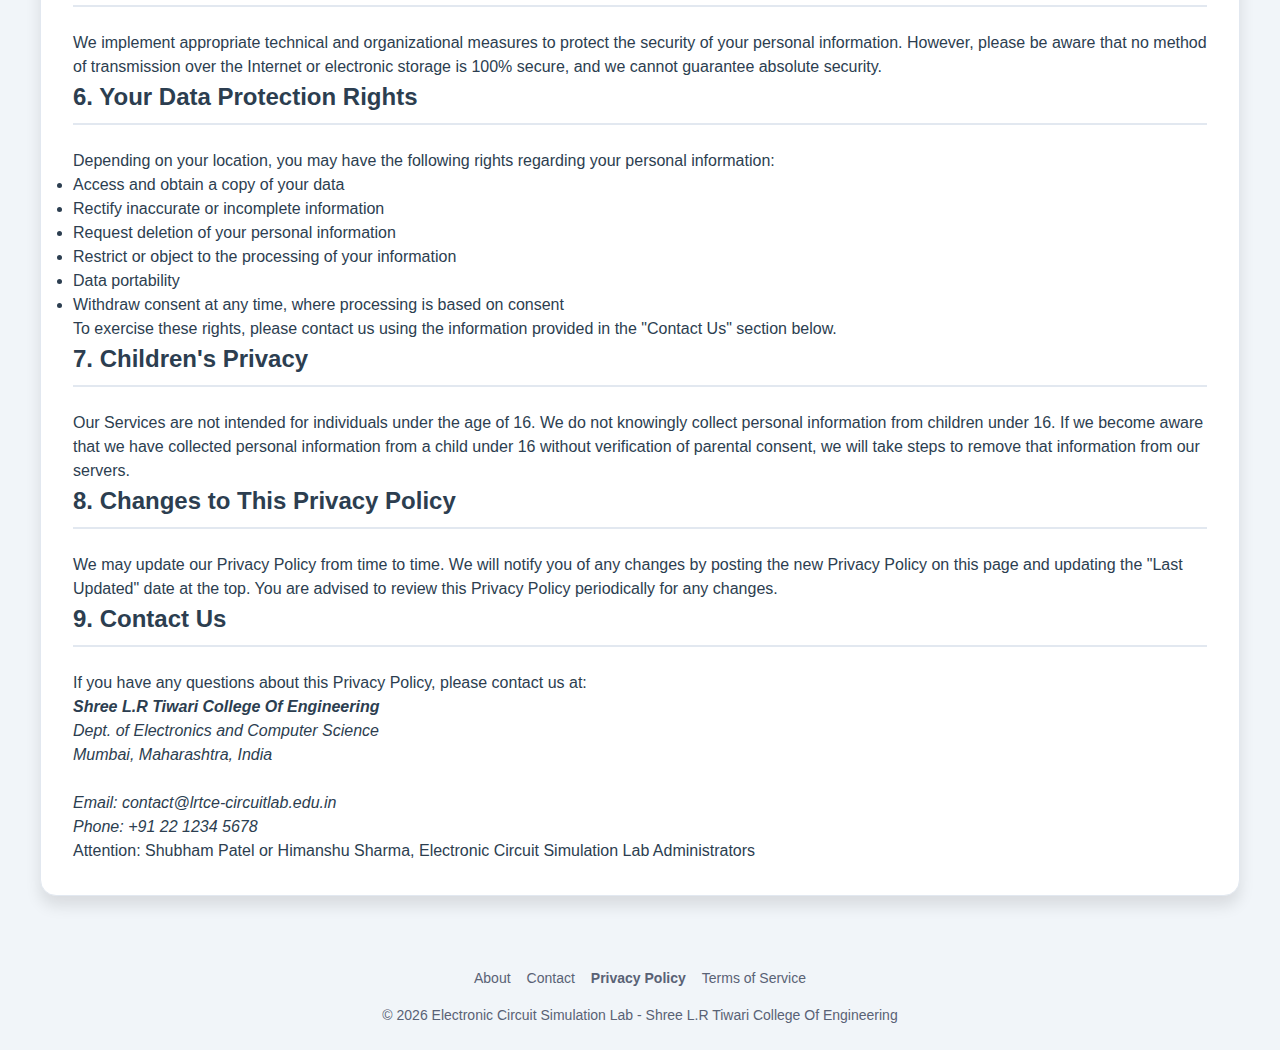
<file: privacy-policy.html>
<!DOCTYPE html>
<html lang="en">
<head>
  <meta charset="UTF-8" />
  <meta name="viewport" content="width=device-width, initial-scale=1.0" />
  <meta name="description" content="Privacy Policy - Electronic Circuit Simulation Lab">
  <title>Privacy Policy - Electronic Circuit Simulation Lab</title>
  <link rel="stylesheet" href="style.css">
  <script src="home.js" defer></script>
  <script src="back-to-top.js" defer></script>
</head>
<body>
  <!-- Profile Sidebar -->
  <div class="profile-sidebar" id="profileSidebar">
    <div class="profile-content">
      <button class="close-sidebar" id="closeSidebar">&times;</button>
      <div class="sidebar-avatar">
        <img src="images/WhatsApp Image 2025-04-10 at 11.32.23.jpeg" alt="User Profile Avatar">
      </div>
      <div class="profile-header">
        <div class="profile-info">
          <h2>Shubham Patel</h2>
          <div class="user-level">ADVANCED LEVEL</div>
          <p class="user-title">Electronics and Computer Science Engineering Student</p>
          <div class="progress-container">
            <span>Progress to next level:</span>
            <span>75%</span>
            <div class="progress-bar">
              <div class="progress-fill" style="width:
75%"></div>
            </div>
          </div>
        </div>
      </div>
      
      <div class="profile-stats">
        <div class="stat-card">
          <span class="stat-value">12</span>
          <span class="stat-label">Completed</span>
        </div>
        <div class="stat-card">
          <span class="stat-value">3</span>
          <span class="stat-label">In Progress</span>
        </div>
        <div class="stat-card">
          <span class="stat-value">5</span>
          <span class="stat-label">Pending</span>
        </div>
      </div>
    </div>
  </div>
  
  <!-- Page Overlay -->
  <div class="page-overlay" id="pageOverlay"></div>
  
  <!-- Header -->
  <header class="main-header">
    <div class="header-content">
      <div class="logo-container">
        <h1 class="site-title">Electronic Circuit Simulation Lab</h1>
        <p class="college-name">Shree L.R Tiwari College Of Engineering</p>
      </div>
      <nav class="main-nav">
        <ul>
          <li><a href="index.html">Home</a></li>
          <li><a href="mosfet_simulator.html">MOSFET Simulator</a></li>
          <li><a href="#">BJT Simulator</a></li>
          <li><a href="#">Op-Amp Circuits</a></li>
          <li><a href="#">Logic Gates</a></li>
        </ul>
      </nav>
      <!-- Avatar Toggle Button -->
      <div class="avatar-toggle" id="profileAvatar">
        <img src="images/WhatsApp Image 2025-04-10 at 11.32.23.jpeg" alt="User Profile Avatar">
      </div>
    </div>
  </header>
  
  <!-- Main Content -->
  <main class="container">
    <section class="content-section">
      <h1>Privacy Policy</h1>
      <p class="last-updated">Last Updated: May 15, 2025</p>
      
      <div class="policy-content">
        <section class="policy-section">
          <h2>1. Introduction</h2>
          <p>Welcome to the Electronic Circuit Simulation Lab ("we," "our," or "us"), a service provided by Shree L.R Tiwari College Of Engineering, under the management of Shubham Patel and Himanshu Sharma.</p>
          <p>This Privacy Policy explains how we collect, use, disclose, and safeguard your information when you visit our website and use our electronic circuit simulation services, including any related mobile applications or features (collectively, the "Services").</p>
          <p>Please read this Privacy Policy carefully. By accessing or using our Services, you acknowledge that you have read, understood, and agree to be bound by all the terms outlined in this Privacy Policy.</p>
        </section>
        
        <section class="policy-section">
          <h2>2. Information We Collect</h2>
          <h3>2.1 Personal Information</h3>
          <p>We may collect personal information that you voluntarily provide to us when you:</p>
          <ul>
            <li>Register for an account</li>
            <li>Complete profile information</li>
            <li>Submit circuit designs or simulations</li>
            <li>Participate in forums or discussions</li>
            <li>Contact us with inquiries</li>
          </ul>
          <p>This information may include:</p>
          <ul>
            <li>Name</li>
            <li>Email address</li>
            <li>Educational institution</li>
            <li>Profile picture</li>
            <li>Academic level or professional background</li>
          </ul>
          
          <h3>2.2 Usage Information</h3>
          <p>We automatically collect certain information about your device and how you interact with our Services, including:</p>
          <ul>
            <li>IP address</li>
            <li>Browser type and version</li>
            <li>Operating system</li>
            <li>Pages visited and time spent</li>
            <li>Circuit designs created or simulated</li>
            <li>Learning progress and achievements</li>
          </ul>
        </section>
        
        <section class="policy-section">
          <h2>3. How We Use Your Information</h2>
          <p>We may use the information we collect for various purposes, including to:</p>
          <ul>
            <li>Provide, maintain, and improve our Services</li>
            <li>Create and manage your account</li>
            <li>Track your progress and provide personalized learning experiences</li>
            <li>Respond to your comments, questions, and requests</li>
            <li>Send you technical notices, updates, and administrative messages</li>
            <li>Monitor and analyze usage patterns and trends</li>
            <li>Protect against, identify, and prevent fraud and other illegal activities</li>
            <li>Comply with our legal obligations</li>
          </ul>
        </section>
        
        <section class="policy-section">
          <h2>4. Sharing of Information</h2>
          <p>We may share your information in the following situations:</p>
          <ul>
            <li><strong>With Your Consent:</strong> We may share information with third parties when you provide your consent.</li>
            <li><strong>Educational Institution:</strong> If you are accessing our Services through an educational program, we may share your progress and usage information with Shree L.R Tiwari College Of Engineering or relevant instructors.</li>
            <li><strong>Service Providers:</strong> We may share information with third-party vendors who provide services on our behalf.</li>
            <li><strong>Legal Requirements:</strong> We may disclose information if required to do so by law or in response to valid requests by public authorities.</li>
            <li><strong>Business Transfers:</strong> In the event of a merger, acquisition, or asset sale, your information may be transferred as a business asset.</li>
          </ul>
        </section>
        
        <section class="policy-section">
          <h2>5. Data Security</h2>
          <p>We implement appropriate technical and organizational measures to protect the security of your personal information. However, please be aware that no method of transmission over the Internet or electronic storage is 100% secure, and we cannot guarantee absolute security.</p>
        </section>
        
        <section class="policy-section">
          <h2>6. Your Data Protection Rights</h2>
          <p>Depending on your location, you may have the following rights regarding your personal information:</p>
          <ul>
            <li>Access and obtain a copy of your data</li>
            <li>Rectify inaccurate or incomplete information</li>
            <li>Request deletion of your personal information</li>
            <li>Restrict or object to the processing of your information</li>
            <li>Data portability</li>
            <li>Withdraw consent at any time, where processing is based on consent</li>
          </ul>
          <p>To exercise these rights, please contact us using the information provided in the "Contact Us" section below.</p>
        </section>
        
        <section class="policy-section">
          <h2>7. Children's Privacy</h2>
          <p>Our Services are not intended for individuals under the age of 16. We do not knowingly collect personal information from children under 16. If we become aware that we have collected personal information from a child under 16 without verification of parental consent, we will take steps to remove that information from our servers.</p>
        </section>
        
        <section class="policy-section">
          <h2>8. Changes to This Privacy Policy</h2>
          <p>We may update our Privacy Policy from time to time. We will notify you of any changes by posting the new Privacy Policy on this page and updating the "Last Updated" date at the top. You are advised to review this Privacy Policy periodically for any changes.</p>
        </section>
        
        <section class="policy-section">
          <h2>9. Contact Us</h2>
          <p>If you have any questions about this Privacy Policy, please contact us at:</p>
          <address>
            <strong>Shree L.R Tiwari College Of Engineering</strong><br>
            Dept. of Electronics and Computer Science<br>
            Mumbai, Maharashtra, India<br><br>
            Email: contact@lrtce-circuitlab.edu.in<br>
            Phone: +91 22 1234 5678
          </address>
          <p>Attention: Shubham Patel or Himanshu Sharma, Electronic Circuit Simulation Lab Administrators</p>
        </section>
      </div>
    </section>
  </main>

  <!-- Footer -->
  <footer class="page-footer">
    <div class="footer-content">
      <div class="footer-nav">
        <ul>
          <li><a href="about.html">About</a></li>
          <li><a href="contact.html">Contact</a></li>
          <li><a href="privacy-policy.html" class="active">Privacy Policy</a></li>
          <li><a href="terms-of-service.html">Terms of Service</a></li>
        </ul>
      </div>
      <p>&copy; <span id="currentYear"></span> Electronic Circuit Simulation Lab - Shree L.R Tiwari College Of Engineering</p>
    </div>
  </footer>
</body>
</html>
</file>
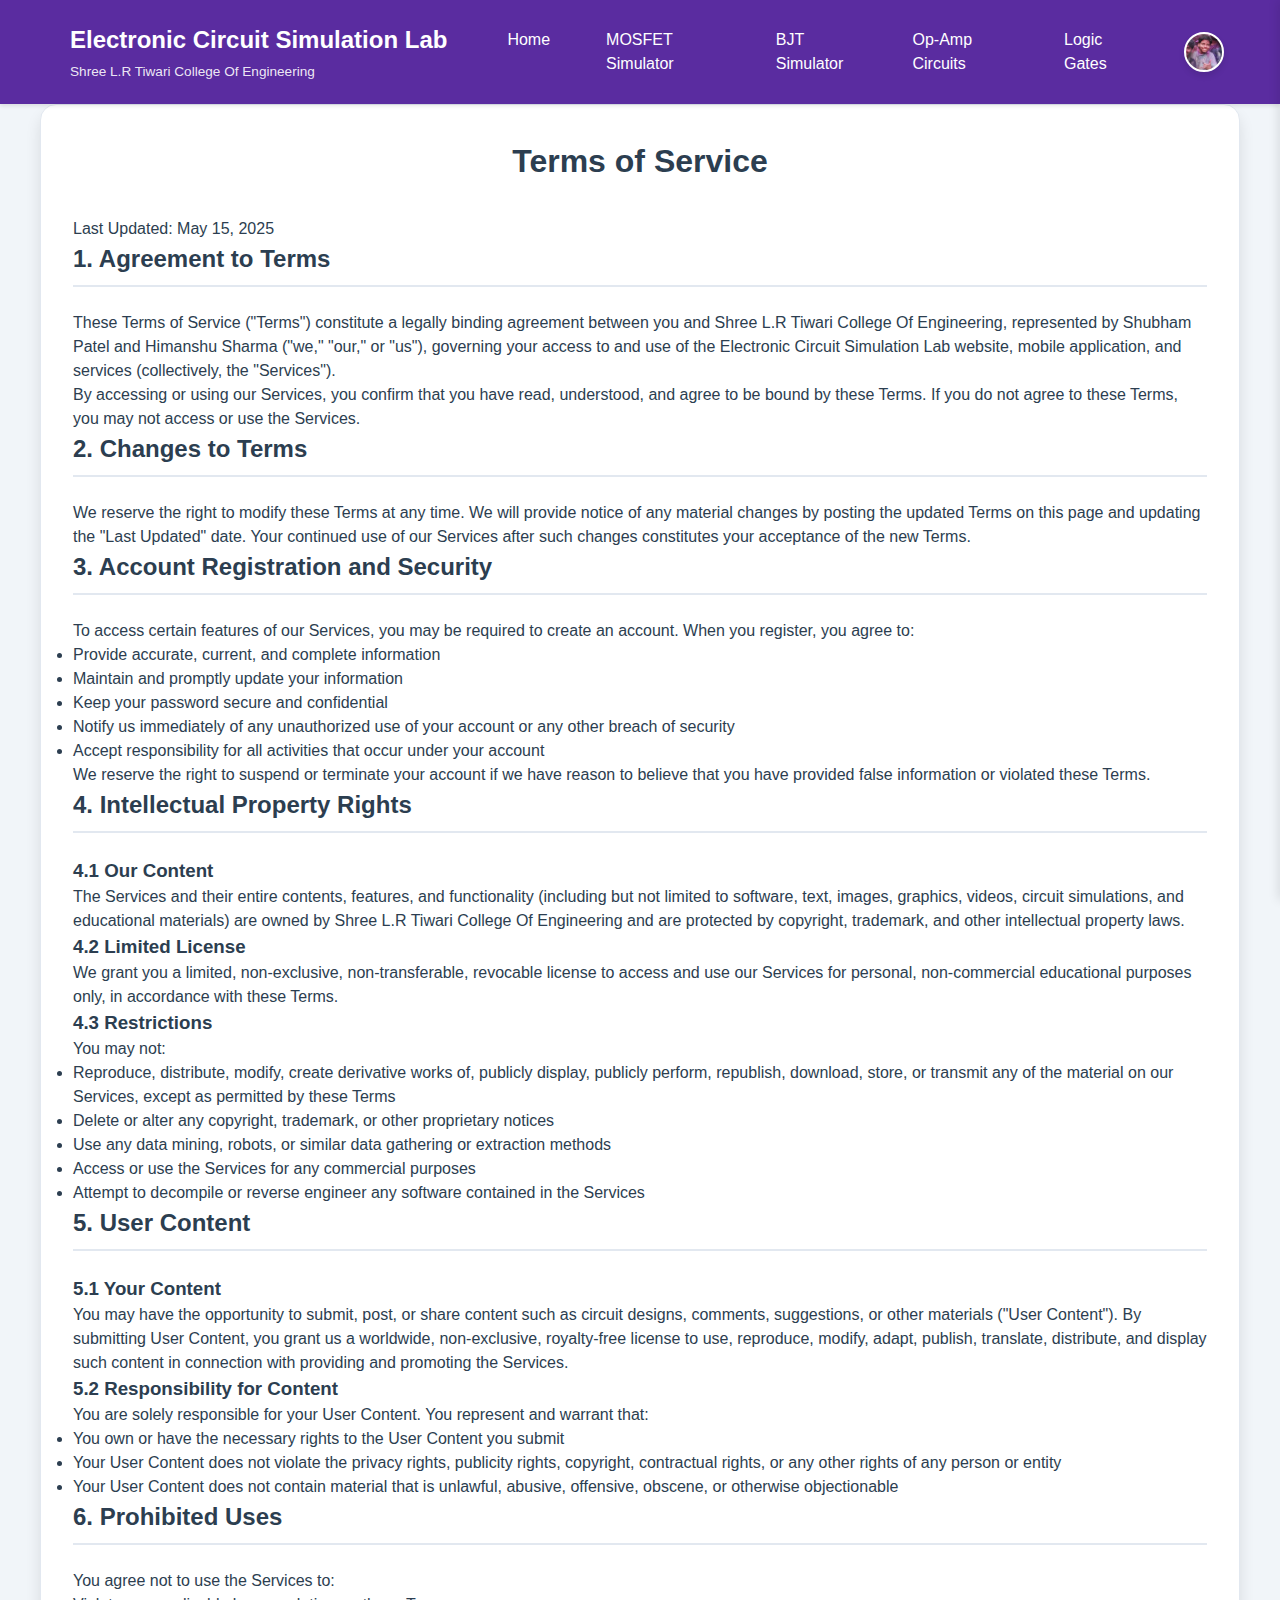
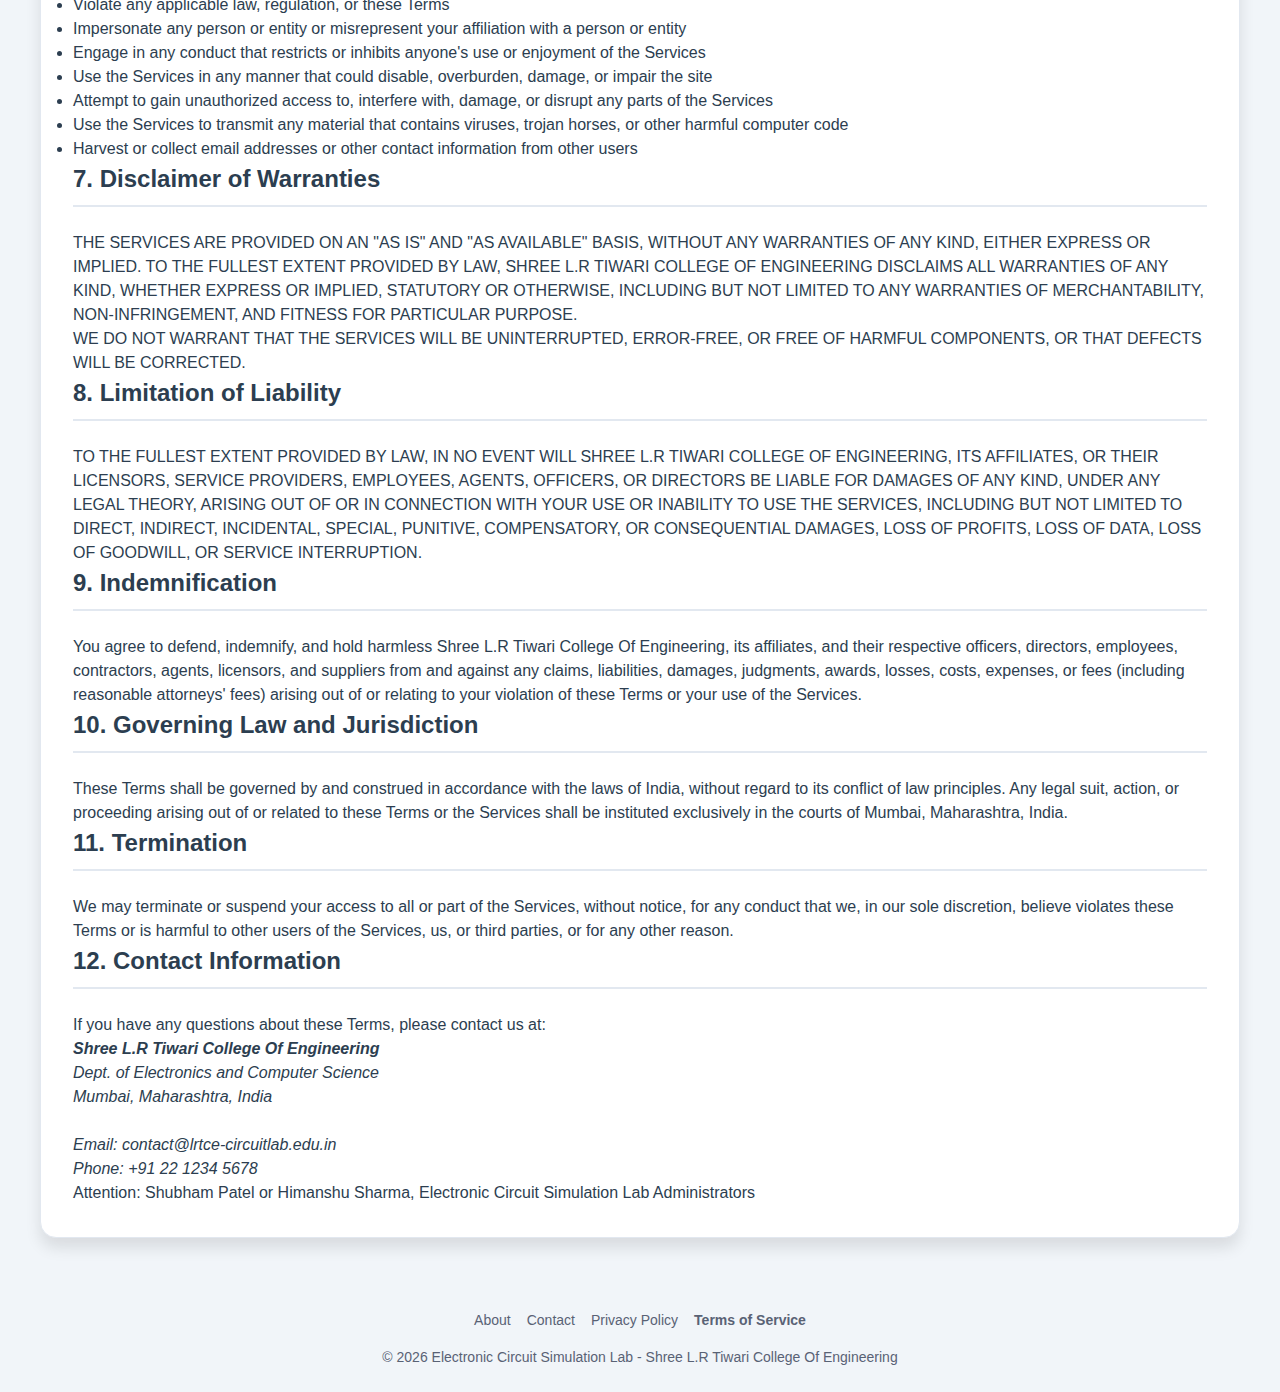
<file: terms-of-service.html>
<!DOCTYPE html>
<html lang="en">
<head>
  <meta charset="UTF-8" />
  <meta name="viewport" content="width=device-width, initial-scale=1.0" />
  <meta name="description" content="Terms of Service - Electronic Circuit Simulation Lab">
  <title>Terms of Service - Electronic Circuit Simulation Lab</title>
  <link rel="stylesheet" href="style.css">
  <script src="home.js" defer></script>
  <script src="back-to-top.js" defer></script>
</head>
<body>
  <!-- Profile Sidebar -->
  <div class="profile-sidebar" id="profileSidebar">
    <div class="profile-content">
      <button class="close-sidebar" id="closeSidebar">&times;</button>
      <div class="sidebar-avatar">
        <img src="images/WhatsApp Image 2025-04-10 at 11.32.23.jpeg" alt="User Profile Avatar">
      </div>
      <div class="profile-header">
        <div class="profile-info">
          <h2>Shubham Patel</h2>
          <div class="user-level">ADVANCED LEVEL</div>
          <p class="user-title">Electronics and Computer Science Engineering Student</p>
          <div class="progress-container">
            <span>Progress to next level:</span>
            <span>75%</span>
            <div class="progress-bar">
              <div class="progress-fill" style="width: 75%"></div>
            </div>
          </div>
        </div>
      </div>
      
      <div class="profile-stats">
        <div class="stat-card">
          <span class="stat-value">12</span>
          <span class="stat-label">Completed</span>
        </div>
        <div class="stat-card">
          <span class="stat-value">3</span>
          <span class="stat-label">In Progress</span>
        </div>
        <div class="stat-card">
          <span class="stat-value">5</span>
          <span class="stat-label">Pending</span>
        </div>
      </div>
    </div>
  </div>
  
  <!-- Page Overlay -->
  <div class="page-overlay" id="pageOverlay"></div>
  
  <!-- Header -->
  <header class="main-header">
    <div class="header-content">
      <div class="logo-container">
        <h1 class="site-title">Electronic Circuit Simulation Lab</h1>
        <p class="college-name">Shree L.R Tiwari College Of Engineering</p>
      </div>
      <nav class="main-nav">
        <ul>
          <li><a href="index.html">Home</a></li>
          <li><a href="mosfet_simulator.html">MOSFET Simulator</a></li>
          <li><a href="#">BJT Simulator</a></li>
          <li><a href="#">Op-Amp Circuits</a></li>
          <li><a href="#">Logic Gates</a></li>
        </ul>
      </nav>
      <!-- Avatar Toggle Button -->
      <div class="avatar-toggle" id="profileAvatar">
        <img src="images/WhatsApp Image 2025-04-10 at 11.32.23.jpeg" alt="User Profile Avatar">
      </div>
    </div>
  </header>
  
  <!-- Main Content -->
  <main class="container">
    <section class="content-section">
      <h1>Terms of Service</h1>
      <p class="last-updated">Last Updated: May 15, 2025</p>
      
      <div class="policy-content">
        <section class="policy-section">
          <h2>1. Agreement to Terms</h2>
          <p>These Terms of Service ("Terms") constitute a legally binding agreement between you and Shree L.R Tiwari College Of Engineering, represented by Shubham Patel and Himanshu Sharma ("we," "our," or "us"), governing your access to and use of the Electronic Circuit Simulation Lab website, mobile application, and services (collectively, the "Services").</p>
          <p>By accessing or using our Services, you confirm that you have read, understood, and agree to be bound by these Terms. If you do not agree to these Terms, you may not access or use the Services.</p>
        </section>
        
        <section class="policy-section">
          <h2>2. Changes to Terms</h2>
          <p>We reserve the right to modify these Terms at any time. We will provide notice of any material changes by posting the updated Terms on this page and updating the "Last Updated" date. Your continued use of our Services after such changes constitutes your acceptance of the new Terms.</p>
        </section>
        
        <section class="policy-section">
          <h2>3. Account Registration and Security</h2>
          <p>To access certain features of our Services, you may be required to create an account. When you register, you agree to:</p>
          <ul>
            <li>Provide accurate, current, and complete information</li>
            <li>Maintain and promptly update your information</li>
            <li>Keep your password secure and confidential</li>
            <li>Notify us immediately of any unauthorized use of your account or any other breach of security</li>
            <li>Accept responsibility for all activities that occur under your account</li>
          </ul>
          <p>We reserve the right to suspend or terminate your account if we have reason to believe that you have provided false information or violated these Terms.</p>
        </section>
        
        <section class="policy-section">
          <h2>4. Intellectual Property Rights</h2>
          <h3>4.1 Our Content</h3>
          <p>The Services and their entire contents, features, and functionality (including but not limited to software, text, images, graphics, videos, circuit simulations, and educational materials) are owned by Shree L.R Tiwari College Of Engineering and are protected by copyright, trademark, and other intellectual property laws.</p>
          
          <h3>4.2 Limited License</h3>
          <p>We grant you a limited, non-exclusive, non-transferable, revocable license to access and use our Services for personal, non-commercial educational purposes only, in accordance with these Terms.</p>
          
          <h3>4.3 Restrictions</h3>
          <p>You may not:</p>
          <ul>
            <li>Reproduce, distribute, modify, create derivative works of, publicly display, publicly perform, republish, download, store, or transmit any of the material on our Services, except as permitted by these Terms</li>
            <li>Delete or alter any copyright, trademark, or other proprietary notices</li>
            <li>Use any data mining, robots, or similar data gathering or extraction methods</li>
            <li>Access or use the Services for any commercial purposes</li>
            <li>Attempt to decompile or reverse engineer any software contained in the Services</li>
          </ul>
        </section>
        
        <section class="policy-section">
          <h2>5. User Content</h2>
          <h3>5.1 Your Content</h3>
          <p>You may have the opportunity to submit, post, or share content such as circuit designs, comments, suggestions, or other materials ("User Content"). By submitting User Content, you grant us a worldwide, non-exclusive, royalty-free license to use, reproduce, modify, adapt, publish, translate, distribute, and display such content in connection with providing and promoting the Services.</p>
          
          <h3>5.2 Responsibility for Content</h3>
          <p>You are solely responsible for your User Content. You represent and warrant that:</p>
          <ul>
            <li>You own or have the necessary rights to the User Content you submit</li>
            <li>Your User Content does not violate the privacy rights, publicity rights, copyright, contractual rights, or any other rights of any person or entity</li>
            <li>Your User Content does not contain material that is unlawful, abusive, offensive, obscene, or otherwise objectionable</li>
          </ul>
        </section>
        
        <section class="policy-section">
          <h2>6. Prohibited Uses</h2>
          <p>You agree not to use the Services to:</p>
          <ul>
            <li>Violate any applicable law, regulation, or these Terms</li>
            <li>Impersonate any person or entity or misrepresent your affiliation with a person or entity</li>
            <li>Engage in any conduct that restricts or inhibits anyone's use or enjoyment of the Services</li>
            <li>Use the Services in any manner that could disable, overburden, damage, or impair the site</li>
            <li>Attempt to gain unauthorized access to, interfere with, damage, or disrupt any parts of the Services</li>
            <li>Use the Services to transmit any material that contains viruses, trojan horses, or other harmful computer code</li>
            <li>Harvest or collect email addresses or other contact information from other users</li>
          </ul>
        </section>
        
        <section class="policy-section">
          <h2>7. Disclaimer of Warranties</h2>
          <p>THE SERVICES ARE PROVIDED ON AN "AS IS" AND "AS AVAILABLE" BASIS, WITHOUT ANY WARRANTIES OF ANY KIND, EITHER EXPRESS OR IMPLIED. TO THE FULLEST EXTENT PROVIDED BY LAW, SHREE L.R TIWARI COLLEGE OF ENGINEERING DISCLAIMS ALL WARRANTIES OF ANY KIND, WHETHER EXPRESS OR IMPLIED, STATUTORY OR OTHERWISE, INCLUDING BUT NOT LIMITED TO ANY WARRANTIES OF MERCHANTABILITY, NON-INFRINGEMENT, AND FITNESS FOR PARTICULAR PURPOSE.</p>
          <p>WE DO NOT WARRANT THAT THE SERVICES WILL BE UNINTERRUPTED, ERROR-FREE, OR FREE OF HARMFUL COMPONENTS, OR THAT DEFECTS WILL BE CORRECTED.</p>
        </section>
        
        <section class="policy-section">
          <h2>8. Limitation of Liability</h2>
          <p>TO THE FULLEST EXTENT PROVIDED BY LAW, IN NO EVENT WILL SHREE L.R TIWARI COLLEGE OF ENGINEERING, ITS AFFILIATES, OR THEIR LICENSORS, SERVICE PROVIDERS, EMPLOYEES, AGENTS, OFFICERS, OR DIRECTORS BE LIABLE FOR DAMAGES OF ANY KIND, UNDER ANY LEGAL THEORY, ARISING OUT OF OR IN CONNECTION WITH YOUR USE OR INABILITY TO USE THE SERVICES, INCLUDING BUT NOT LIMITED TO DIRECT, INDIRECT, INCIDENTAL, SPECIAL, PUNITIVE, COMPENSATORY, OR CONSEQUENTIAL DAMAGES, LOSS OF PROFITS, LOSS OF DATA, LOSS OF GOODWILL, OR SERVICE INTERRUPTION.</p>
        </section>
        
        <section class="policy-section">
          <h2>9. Indemnification</h2>
          <p>You agree to defend, indemnify, and hold harmless Shree L.R Tiwari College Of Engineering, its affiliates, and their respective officers, directors, employees, contractors, agents, licensors, and suppliers from and against any claims, liabilities, damages, judgments, awards, losses, costs, expenses, or fees (including reasonable attorneys' fees) arising out of or relating to your violation of these Terms or your use of the Services.</p>
        </section>
        
        <section class="policy-section">
          <h2>10. Governing Law and Jurisdiction</h2>
          <p>These Terms shall be governed by and construed in accordance with the laws of India, without regard to its conflict of law principles. Any legal suit, action, or proceeding arising out of or related to these Terms or the Services shall be instituted exclusively in the courts of Mumbai, Maharashtra, India.</p>
        </section>
        
        <section class="policy-section">
          <h2>11. Termination</h2>
          <p>We may terminate or suspend your access to all or part of the Services, without notice, for any conduct that we, in our sole discretion, believe violates these Terms or is harmful to other users of the Services, us, or third parties, or for any other reason.</p>
        </section>
        
        <section class="policy-section">
          <h2>12. Contact Information</h2>
          <p>If you have any questions about these Terms, please contact us at:</p>
          <address>
            <strong>Shree L.R Tiwari College Of Engineering</strong><br>
            Dept. of Electronics and Computer Science<br>
            Mumbai, Maharashtra, India<br><br>
            Email: contact@lrtce-circuitlab.edu.in<br>
            Phone: +91 22 1234 5678
          </address>
          <p>Attention: Shubham Patel or Himanshu Sharma, Electronic Circuit Simulation Lab Administrators</p>
        </section>
      </div>
    </section>
  </main>

  <!-- Footer -->
  <footer class="page-footer">
    <div class="footer-content">
      <div class="footer-nav">
        <ul>
          <li><a href="about.html">About</a></li>
          <li><a href="contact.html">Contact</a></li>
          <li><a href="privacy-policy.html">Privacy Policy</a></li>
          <li><a href="terms-of-service.html" class="active">Terms of Service</a></li>
        </ul>
      </div>
      <p>&copy; <span id="currentYear"></span> Electronic Circuit Simulation Lab - Shree L.R Tiwari College Of Engineering</p>
    </div>
  </footer>
</body>
</html>
</file>
<file: style.css>
:root {
  /* Light Theme Colors (Default) */
  --primary-color: #5a2ca0;
  --primary-hover: #4a2483;
  --secondary-color: #8e44ad;
  --background: #f1f5f9;
  --section-bg: #f8f5ff;
  --paper: #ffffff;
  --text-primary: #2c3e50;
  --text-secondary: #596275;
  --text-tertiary: #64748b;
  --border-color: #e2e8f0;
  --success-color: #5a2ca0;
  --warning-color: #e67e22;
  --error-color: #e74c3c;
  --info-color: #8e44ad;
  
  /* Shadows */
  --shadow-sm: 0 1px 2px rgba(0, 0, 0, 0.05);
  --shadow-md: 0 4px 6px rgba(0, 0, 0, 0.1);
  --shadow-lg: 0 10px 15px rgba(0, 0, 0, 0.1);
  
  /* Border radius */
  --radius-sm: 0.25rem;
  --radius-md: 0.5rem;
  --radius-lg: 1rem;
  --radius-full: 9999px;
  
  /* Spacing */
  --spacing-xs: 0.25rem;
  --spacing-sm: 0.5rem;
  --spacing-md: 1rem;
  --spacing-lg: 1.5rem;
  --spacing-xl: 2rem;
  --spacing-xxl: 3rem;
  
  /* Typography */
  --font-family: 'Segoe UI', Tahoma, Geneva, Verdana, sans-serif;
  --font-size-sm: 0.875rem;
  --font-size-md: 1rem;
  --font-size-lg: 1.125rem;
  --font-size-xl: 1.5rem;
  --font-size-xxl: 2rem;
  
  /* Transitions */
  --transition-fast: 150ms ease;
  --transition-normal: 250ms ease;
}

/* Dark Theme Colors */
[data-theme="dark"] {
  --primary-color: #9061c2;
  --primary-hover: #a55eea;
  --secondary-color: #8e44ad;
  --background: #0f172a;
  --section-bg: #1e293b;
  --paper: #1e293b;
  --text-primary: #f8fafc;
  --text-secondary: #e2e8f0;
  --text-tertiary: #cbd5e1;
  --border-color: #334155;
  --success-color: #9061c2;
  --warning-color: #f7b731;
  --error-color: #e74c3c;
  --info-color: #a55eea;
  
  /* Shadows for dark theme */
  --shadow-sm: 0 1px 2px rgba(0, 0, 0, 0.3);
  --shadow-md: 0 4px 6px rgba(0, 0, 0, 0.4);
  --shadow-lg: 0 10px 15px rgba(0, 0, 0, 0.5);
}

/* Reset & Base Styles */
* {
  margin: 0;
  padding: 0;
  box-sizing: border-box;
}

body {
  font-family: 'Inter', -apple-system, BlinkMacSystemFont, 'Segoe UI', Roboto, Oxygen, Ubuntu, Cantarell, 'Open Sans', 'Helvetica Neue', sans-serif;
  margin: 0;
  padding: 0;
  line-height: 1.5;
  color: var(--text-primary);
  background-color: var(--background);
  transition: background-color 0.3s ease, color 0.3s ease;
}

/* Main container */
.container {
  max-width: 1200px;
  margin: 0 auto;
  padding: var(--spacing-xl);
  background-color: var(--paper);
  border-radius: var(--radius-lg);
  box-shadow: var(--shadow-lg);
  border: 1px solid var(--border-color);
}

/* Typography */
h1 {
  text-align: center;
  color: var(--text-primary);
  margin-bottom: var(--spacing-xl);
  font-size: var(--font-size-xxl);
  font-weight: 700;
}

h2 {
  color: var(--text-primary);
  margin-bottom: var(--spacing-lg);
  font-size: var(--font-size-xl);
  font-weight: 600;
  border-bottom: 2px solid var(--border-color);
  padding-bottom: var(--spacing-sm);
}

/* Section panels */
.section {
  background-color: var(--section-bg);
  border: 1px solid var(--border-color);
  padding: var(--spacing-xl);
  border-radius: var(--radius-md);
  margin-bottom: var(--spacing-xl);
  box-shadow: var(--shadow-sm);
  transition: transform var(--transition-normal), box-shadow var(--transition-normal);
}

.section:hover {
  box-shadow: var(--shadow-md);
  transform: translateY(-2px);
}

/* Circuit image */
.circuit-img {
  display: block;
  margin: 0 auto;
  max-width: 100%;
  height: auto;
  border-radius: var(--radius-md);
  box-shadow: var(--shadow-md);
}

.interactive-circuit {
  width: 100%;
  height: 500px;
  border: 1px solid var(--border-color);
  background-color: var(--paper);
  transition: transform var(--transition-normal);
}

.interactive-circuit:hover {
  transform: scale(1.02);
  box-shadow: var(--shadow-lg);
}

/* Circuit diagram section */
.circuit-diagram figure {
  position: relative;
}

.circuit-diagram figcaption {
  margin-top: var(--spacing-md);
  text-align: center;
  font-style: italic;
  color: var(--text-secondary);
}

/* Controls */
.control-group {
  margin-bottom: var(--spacing-lg);
}

.controls label {
  font-weight: 600;
  display: block;
  margin-bottom: var(--spacing-sm);
  color: var(--text-primary);
}

input[type="range"] {
  width: 100%;
  height: 8px;
  border-radius: var(--radius-sm);
  background: linear-gradient(to right, var(--primary-color), var(--primary-hover));
  appearance: none;
  outline: none;
  cursor: pointer;
}

input[type="range"]::-webkit-slider-thumb {
  appearance: none;
  width: 20px;
  height: 20px;
  border-radius: 50%;
  background: var(--paper);
  border: 2px solid var(--primary-color);
  cursor: pointer;
  transition: background var(--transition-fast);
}

input[type="range"]::-moz-range-thumb {
  width: 20px;
  height: 20px;
  border-radius: 50%;
  background: var(--paper);
  border: 2px solid var(--primary-color);
  cursor: pointer;
  transition: background var(--transition-fast);
}

input[type="range"]::-webkit-slider-thumb:hover {
  background: var(--primary-color);
}

input[type="range"]::-moz-range-thumb:hover {
  background: var(--primary-color);
}

/* Button styles */
.button-group {
  display: flex;
  gap: var(--spacing-md);
  margin-top: var(--spacing-lg);
}

button {
  padding: var(--spacing-md) var(--spacing-lg);
  font-size: var(--font-size-md);
  font-weight: 600;
  border: none;
  border-radius: var(--radius-md);
  cursor: pointer;
  transition: background-color var(--transition-fast), transform var(--transition-fast), box-shadow var(--transition-fast);
}

.primary-btn {
  background-color: var(--primary-color);
  color: white;
  box-shadow: var(--shadow-sm);
}

.primary-btn:hover {
  background-color: var(--primary-hover);
  transform: translateY(-2px);
  box-shadow: var(--shadow-md);
}

.secondary-btn {
  background-color: var(--secondary-color);
  color: white;
  box-shadow: var(--shadow-sm);
}

.secondary-btn:hover {
  background-color: var(--secondary-hover);
  transform: translateY(-2px);
  box-shadow: var(--shadow-md);
}

/* Readings */
.reading-display {
  display: flex;
  flex-wrap: wrap;
  gap: var(--spacing-lg);
  justify-content: center;
}

.reading-display p {
  font-size: var(--font-size-lg);
  background-color: var(--paper);
  padding: var(--spacing-md) var(--spacing-lg);
  border-radius: var(--radius-md);
  box-shadow: var(--shadow-sm);
  border-left: 4px solid var(--primary-color);
}

.reading-display output {
  font-weight: 700;
  color: var(--primary-color);
}

/* Chart container */
.chart-container {
  background-color: var(--paper);
  padding: var(--spacing-md);
  border-radius: var(--radius-md);
  box-shadow: var(--shadow-sm);
  margin-top: var(--spacing-md);
  height: 400px;
}

canvas {
  width: 100% !important;
  height: 100% !important;
}

/* Table styles */
.table-box {
  overflow-x: auto;
  border-radius: var(--radius-md);
  background-color: var(--paper);
  box-shadow: var(--shadow-sm);
  margin-bottom: var(--spacing-md);
}

table {
  width: 100%;
  border-collapse: collapse;
  font-size: var(--font-size-md);
}

th, td {
  padding: var(--spacing-md);
  border: 1px solid var(--border-color);
  text-align: center;
}

th {
  background-color: #e5effd;
  font-weight: 600;
  color: var(--text-primary);
  position: sticky;
  top: 0;
}

tbody tr:nth-child(even) {
  background-color: #f8fafc;
}

tbody tr:hover {
  background-color: #f0f7ff;
}

.table-actions {
  display: flex;
  justify-content: flex-end;
  gap: var(--spacing-md);
  margin-top: var(--spacing-md);
}

/* Instructions */
.instructions ol {
  padding-left: var(--spacing-xl);
  line-height: 1.8;
}

.instructions li {
  margin-bottom: var(--spacing-sm);
}

/* Footer */
.page-footer {
  text-align: center;
  padding: var(--spacing-lg) 0;
  margin-top: var(--spacing-xxl);
  color: var(--text-secondary);
  font-size: var(--font-size-sm);
}

/* Responsive adjustments */
@media (max-width: 768px) {
  .container {
    padding: var(--spacing-md);
  }
  
  .section {
    padding: var(--spacing-md);
  }
  
  .button-group, .table-actions {
    flex-direction: column;
  }
  
  .reading-display {
    flex-direction: column;
    align-items: center;
  }
  
  h1 {
    font-size: var(--font-size-xl);
  }
  
  h2 {
    font-size: var(--font-size-lg);
  }
}

/* Print styles */
@media print {
  body {
    background: white;
    font-size: 12pt;
  }
  
  .container {
    max-width: 100%;
    box-shadow: none;
    padding: 0;
  }
  
  .section {
    page-break-inside: avoid;
    box-shadow: none;
    border: 1px solid #000;
  }
  
  .primary-btn, .secondary-btn {
    display: none;
  }
}

/* Accessibility focus styles */
*:focus {
  outline: 3px solid var(--primary-color);
  outline-offset: 2px;
}

/* Animation for data updates */
@keyframes highlight {
  0% { background-color: rgba(37, 99, 235, 0.2); }
  100% { background-color: transparent; }
}

.highlight {
  animation: highlight 1s ease-out;
}

/* Component values highlight */
.highlight-value {
  animation: pulse 1.5s ease-in-out;
}

@keyframes pulse {
  0%, 100% { opacity: 1; }
  50% { opacity: 0.5; }
}

/* Additional Styles for Home Page */

/* Main Header and Navigation - Completely Rebuilt */
.main-header {
  background-color: var(--primary-color);
  color: white;
  padding: 1rem 0;
  box-shadow: 0 2px 4px rgba(0, 0, 0, 0.1);
  overflow: visible;
  position: relative;
}

.header-content {
  max-width: 1200px;
  margin: 0 auto;
  display: flex;
  align-items: center;
  padding: 0 1rem;
  justify-content: space-between;
  position: relative;
  padding-left: 30px;
  box-sizing: border-box;
  overflow: visible;
}

.logo-container {
  display: flex;
  flex-direction: column;
  margin-right: 2rem;
  flex: 0 0 auto;
}

.site-title {
  font-size: 1.5rem;
  font-weight: 700;
  margin: 0;
  color: white;
}

.college-name {
  font-size: 0.85rem;
  margin: 0.25rem 0 0;
  color: rgba(255, 255, 255, 0.9);
  font-weight: 400;
}

.college-name a {
  color: rgba(255, 255, 255, 0.9);
  text-decoration: none;
  transition: color 0.2s ease, text-decoration 0.2s ease;
}

.college-name a:hover {
  color: #ffffff;
  text-decoration: underline;
}

.main-nav {
  flex: 1 1 auto;
  display: flex;
  justify-content: center;
}

.main-nav ul {
  display: flex;
  list-style: none;
  margin: 0;
  padding: 0;
}

.main-nav li {
  margin: 0 0.5rem;
  padding: 0;
}

.main-nav a {
  color: white;
  text-decoration: none;
  padding: 0.75rem 1.25rem;
  border-radius: 0.5rem;
  display: inline-block;
  font-weight: 500;
  transition: background-color 0.2s ease;
  position: relative;
}

.main-nav a:hover,
.main-nav a.active {
  background-color: rgba(255, 255, 255, 0.2);
}

.avatar-toggle {
  width: 40px;
  height: 40px;
  border-radius: 50%;
  background-color: var(--paper);
  box-shadow: var(--shadow-md);
  cursor: pointer;
  border: 2px solid var(--paper);
  overflow: hidden;
  margin-left: 1.5rem;
  flex: 0 0 auto;
}

/* Avatar Toggle Button */
.avatar-toggle:hover {
  transform: scale(1.05);
}

.avatar-toggle img {
  width: 100%;
  height: 100%;
  object-fit: cover;
  display: block;
}

/* Dashboard Layout */
.dashboard {
  display: flex;
  flex-direction: column;
  gap: var(--spacing-xl);
}

.experiments-container {
  display: grid;
  grid-template-columns: 3fr 1fr;
  gap: var(--spacing-xl);
}

/* Profile Section */
.profile-section {
  position: relative;
  display: flex;
  flex-direction: column;
  align-items: center;
  padding-top: 0;
  overflow: visible;
  transition: all 0.3s ease;
}

.profile-avatar-wrapper {
  position: relative;
  z-index: 10;
  margin-bottom: 1rem;
}

.profile-avatar {
  cursor: pointer;
  transition: all 0.3s ease;
}

.profile-avatar img {
  width: 100px;
  height: 100px;
  border-radius: 50%;
  object-fit: cover;
  border: 4px solid var(--primary-color);
  box-shadow: var(--shadow-md);
  transition: transform 0.3s ease, box-shadow 0.3s ease;
}

.profile-avatar:hover img {
  transform: scale(1.05);
  box-shadow: 0 8px 25px rgba(37, 99, 235, 0.3);
}

.profile-container {
  width: 100%;
  max-height: 0;
  overflow: hidden;
  opacity: 0;
  background-color: var(--secondary-bg);
  border-radius: var(--radius-lg);
  box-shadow: var(--shadow-md);
  transform: translateY(-20px);
  transition: all 0.5s cubic-bezier(0.4, 0, 0.2, 1);
}

.profile-container.active {
  max-height: 500px;
  opacity: 1;
  transform: translateY(0);
  padding: 2rem;
  margin-top: 0.5rem;
}

.profile-header {
  display: flex;
  flex-direction: column;
  align-items: center;
  text-align: center;
  padding-bottom: 1.5rem;
  border-bottom: 1px solid var(--border-color);
}

.profile-info {
  width: 100%;
}

.profile-info h2 {
  margin-bottom: 0.5rem;
  font-size: 1.4rem;
  color: var(--text-primary);
  border-bottom: none;
  font-weight: 600;
  line-height: 1.3;
}

.user-level {
  font-size: 0.7rem;
  background-color: var(--primary-color);
  color: white;
  padding: 0.2rem 0.5rem;
  border-radius: var(--radius-sm);
  margin-left: 0.5rem;
  vertical-align: middle;
  letter-spacing: 0.5px;
  text-transform: uppercase;
}

.user-title {
  color: var(--text-secondary);
  margin-bottom: var(--spacing-md);
  font-size: 0.95rem;
}

.progress-container {
  margin: var(--spacing-md) auto 0;
  width: 100%;
  display: flex;
  flex-direction: column;
}

.progress-container > span {
  font-size: 0.9rem;
  color: var(--text-secondary);
}

.progress-container > span:first-of-type {
  float: left;
}

.progress-container > span:last-of-type {
  float: right;
  text-align: right;
  font-weight: 600;
}

.progress-bar {
  height: 8px;
  background-color: #e5effd;
  border-radius: var(--radius-full);
  overflow: hidden;
  margin-top: 0.5rem;
  clear: both;
}

.progress-fill {
  height: 100%;
  background-color: var(--primary-color);
  border-radius: var(--radius-full);
  transition: width 0.3s ease;
}

.profile-stats {
  display: grid;
  grid-template-columns: repeat(3, 1fr);
  gap: 0.75rem;
}

.stat-card {
  text-align: center;
  background-color: #f8fafc;
  padding: 1rem 0.75rem;
  border-radius: var(--radius-md);
  box-shadow: var(--shadow-sm);
  transition: transform 0.2s ease, box-shadow 0.2s ease, background-color 0.2s ease;
  cursor: pointer;
  position: relative;
  overflow: hidden;
}

.stat-card::after {
  content: '';
  position: absolute;
  bottom: 0;
  left: 0;
  width: 100%;
  height: 3px;
  background-color: var(--primary-color);
  transform: scaleX(0);
  transform-origin: left;
  transition: transform 0.3s ease;
}

.stat-card:hover {
  transform: translateY(-3px);
  box-shadow: var(--shadow-md);
  background-color: #f0f7ff;
}

.stat-card:hover::after {
  transform: scaleX(1);
}

.stat-card:hover .stat-label {
  color: var(--primary-color);
  font-weight: 500;
}

.stat-value {
  display: block;
  font-size: 1.6rem;
  font-weight: 700;
  color: var(--primary-color);
  line-height: 1.2;
}

.stat-label {
  font-size: 0.8rem;
  color: var(--text-secondary);
  margin-top: 0.25rem;
}

/* Activity Timeline */
.activity-timeline {
  display: flex;
  flex-direction: column;
  gap: var(--spacing-md);
}

.activity-item {
  display: flex;
  align-items: center;
  padding: var(--spacing-md);
  background-color: var(--paper);
  border-radius: var(--radius-sm);
  margin-bottom: var(--spacing-md);
  box-shadow: var(--shadow-sm);
  transition: transform 0.3s, box-shadow 0.3s;
  cursor: pointer;
  position: relative;
  overflow: hidden;
}

.activity-progress-bar {
  position: absolute;
  bottom: 0;
  left: 0;
  height: 3px;
  background-color: var(--primary-color);
  opacity: 0.8;
  z-index: 1;
  transition: width 0.5s ease-in-out;
}

.activity-icon.completed + .activity-content + .activity-actions + .activity-progress-bar {
  background-color: #22c55e;
}

.activity-icon.in-progress + .activity-content + .activity-actions + .activity-progress-bar {
  background-color: #eab308;
}

.activity-icon.pending + .activity-content + .activity-actions + .activity-progress-bar {
  background-color: #94a3b8;
}

.activity-item:hover {
  transform: translateY(-3px);
  box-shadow: var(--shadow-md);
}

.activity-item:hover .activity-content h3 {
  color: var(--primary-color);
}

.activity-item:hover .activity-time,
.activity-item:hover .activity-details {
  color: var(--text-secondary);
}

.activity-icon {
  width: 20px;
  height: 20px;
  border-radius: 50%;
  margin-top: 5px;
}

.activity-icon.completed {
  background-color: #22c55e;
}

.activity-icon.in-progress {
  background-color: #eab308;
}

.activity-icon.pending {
  background-color: #94a3b8;
}

.activity-content {
  flex: 1;
}

.activity-content h3 {
  margin: 0 0 0.25rem 0;
  font-size: var(--font-size-md);
}

.activity-time {
  font-size: var(--font-size-sm);
  color: var(--text-secondary);
  margin-bottom: 0.25rem;
}

.activity-details {
  font-size: var(--font-size-sm);
}

.activity-actions {
  align-self: center;
}

.action-btn {
  background-color: var(--primary-color);
  color: white;
  border: none;
  padding: 0.5rem 1rem;
  border-radius: var(--radius-md);
  font-weight: 600;
  cursor: pointer;
  transition: background-color var(--transition-fast);
}

.action-btn:hover {
  background-color: var(--primary-hover);
}

.action-btn.small {
  padding: 0.3rem 0.7rem;
  font-size: var(--font-size-sm);
}

/* Experiments Section */
.experiments-tabs {
  display: flex;
  gap: var(--spacing-sm);
  margin-bottom: var(--spacing-lg);
  border-bottom: 1px solid var(--border-color);
  padding-bottom: var(--spacing-sm);
}

.tab-btn {
  border: none;
  background: none;
  padding: var(--spacing-sm) var(--spacing-md);
  font-weight: 600;
  color: var(--text-secondary);
  cursor: pointer;
  border-bottom: 3px solid transparent;
  transition: all var(--transition-fast);
}

.tab-btn.active {
  color: var(--primary-color);
  border-bottom-color: var(--primary-color);
}

.tab-content {
  display: none;
  opacity: 0;
  transition: opacity 0.3s ease;
}

.tab-content.active {
  display: block;
  opacity: 1;
}

.experiment-grid {
  display: grid;
  grid-template-columns: repeat(auto-fill, minmax(300px, 1fr));
  gap: var(--spacing-lg);
}

.experiment-card {
  background-color: var(--paper);
  border-radius: var(--radius-md);
  overflow: hidden;
  box-shadow: var(--shadow-sm);
  transition: transform 0.3s, box-shadow 0.3s;
  cursor: pointer;
  position: relative;
}

.experiment-card:hover {
  transform: translateY(-5px);
  box-shadow: var(--shadow-lg);
}

.experiment-card:hover .experiment-link {
  background-color: var(--primary-color);
  color: white;
}

.experiment-img {
  position: relative;
  overflow: hidden;
  height: 180px;
}

.experiment-img img {
  width: 100%;
  height: 100%;
  object-fit: cover;
  transition: transform 0.3s;
}

.experiment-card:hover .experiment-img img {
  transform: scale(1.05);
}

.experiment-link {
  display: inline-block;
  color: var(--primary-color);
  font-weight: 600;
  padding: var(--spacing-sm) var(--spacing-md);
  border-radius: var(--radius-sm);
  text-decoration: none;
  transition: background-color 0.3s, color 0.3s;
  margin-top: var(--spacing-sm);
  background-color: rgba(37, 99, 235, 0.1);
}

.progress-overlay {
  position: absolute;
  top: 0;
  right: 0;
  background-color: rgba(37, 99, 235, 0.9);
  color: white;
  padding: 0.25rem 0.5rem;
  font-size: var(--font-size-sm);
  font-weight: 600;
}

.pending-img {
  position: relative;
}

.pending-img::after {
  content: "Not Started";
  position: absolute;
  top: 0;
  right: 0;
  background-color: #94a3b8;
  color: white;
  padding: 0.25rem 0.5rem;
  font-size: var(--font-size-sm);
  font-weight: 600;
}

.experiment-details {
  padding: var(--spacing-md);
}

.experiment-details h3 {
  margin: 0 0 0.5rem 0;
  font-size: var(--font-size-lg);
}

.experiment-date, .experiment-difficulty {
  font-size: var(--font-size-sm);
  color: var(--text-secondary);
  margin-bottom: 0.5rem;
}

.experiment-stats {
  display: flex;
  gap: var(--spacing-md);
  margin: var(--spacing-sm) 0;
}

.stat {
  font-size: var(--font-size-sm);
  background-color: #f1f5f9;
  padding: 0.25rem 0.5rem;
  border-radius: var(--radius-sm);
}

.experiment-progress {
  margin: var(--spacing-sm) 0;
}

.view-more {
  text-align: center;
  margin-top: var(--spacing-xl);
}

/* Recommended Section */
.recommended-section {
  border-top: 4px solid #eab308;
}

.recommended-list {
  display: flex;
  flex-direction: column;
  gap: var(--spacing-md);
}

.recommended-item {
  display: flex;
  align-items: center;
  gap: var(--spacing-md);
  background-color: var(--paper);
  padding: var(--spacing-sm);
  border-radius: var(--radius-md);
  box-shadow: var(--shadow-sm);
}

.recommended-img {
  width: 80px;
  height: 50px;
  overflow: hidden;
  border-radius: var(--radius-sm);
  flex-shrink: 0;
}

.recommended-img img {
  width: 100%;
  height: 100%;
  object-fit: cover;
}

.recommended-details {
  flex: 1;
}

.recommended-details h3 {
  margin: 0 0 0.25rem 0;
  font-size: var(--font-size-sm);
  font-weight: 600;
}

.recommended-details p {
  font-size: var(--font-size-sm);
  color: var(--text-secondary);
  margin: 0;
}

/* Footer */
.footer-content {
  max-width: 1200px;
  margin: 0 auto;
  display: flex;
  flex-direction: column;
  align-items: center;
  gap: var(--spacing-md);
}

.footer-nav ul {
  display: flex;
  list-style: none;
  gap: var(--spacing-md);
  flex-wrap: wrap;
  justify-content: center;
}

.footer-nav a {
  color: var(--text-secondary);
  text-decoration: none;
  transition: color var(--transition-fast);
}

.footer-nav a:hover {
  color: var(--primary-color);
}

/* Media Queries for Responsiveness */
@media (max-width: 768px) {
  .profile-header {
    flex-direction: column;
    align-items: center;
    text-align: center;
  }
  
  .profile-stats {
    width: 100%;
    justify-content: center;
  }
  
  .experiments-container {
    grid-template-columns: 1fr;
  }
  
  .header-content {
    flex-direction: column;
    gap: var(--spacing-md);
  }
  
  .main-nav ul {
    flex-wrap: wrap;
    justify-content: center;
  }
  
  .experiment-grid {
    grid-template-columns: 1fr;
  }
}

@media (max-width: 480px) {
  .activity-item {
    flex-direction: column;
  }
  
  .activity-actions {
    align-self: flex-start;
    margin-top: var(--spacing-sm);
  }
}

/* Profile Sidebar */
.profile-sidebar {
  position: fixed;
  top: 0;
  right: -320px;
  width: 320px;
  height: 100vh;
  background-color: var(--paper);
  z-index: 1000;
  box-shadow: -2px 0 10px rgba(0, 0, 0, 0.1);
  transition: right 0.3s ease;
  overflow-y: auto;
  overflow-x: hidden;
}

.profile-sidebar.active {
  right: 0;
}

.profile-content {
  padding: 2rem;
  display: flex;
  flex-direction: column;
  gap: 2rem;
}

.close-sidebar {
  position: absolute;
  top: 1rem;
  left: 1rem;
  background: none;
  border: none;
  font-size: 1.5rem;
  cursor: pointer;
  color: var(--text-secondary);
  padding: 0.25rem 0.5rem;
  line-height: 1;
  border-radius: 50%;
  transition: background-color 0.2s ease;
}

.close-sidebar:hover {
  background-color: rgba(0, 0, 0, 0.05);
  color: var(--primary-color);
}

/* Page Overlay */
.page-overlay {
  position: fixed;
  top: 0;
  left: 0;
  width: 100%;
  height: 100%;
  background-color: rgba(0, 0, 0, 0.5);
  z-index: 999;
  opacity: 0;
  visibility: hidden;
  transition: opacity 0.3s ease;
  pointer-events: none;
}

.page-overlay.active {
  opacity: 1;
  visibility: visible;
  pointer-events: all;
}

/* Sidebar Avatar */
.sidebar-avatar {
  display: flex;
  justify-content: center;
  margin-bottom: 1.5rem;
}

.sidebar-avatar img {
  width: 100px;
  height: 100px;
  border-radius: 50%;
  object-fit: cover;
  border: 3px solid var(--primary-color);
  box-shadow: var(--shadow-md);
  transition: transform 0.3s ease;
}

.sidebar-avatar img:hover {
  transform: scale(1.05);
}

/* Circuit Showcase Section */
.showcase-section {
  margin-bottom: 2rem;
}

.showcase-container {
  display: flex;
  flex-direction: column;
  gap: 2rem;
}

.showcase-category h3 {
  margin-bottom: 1rem;
  padding-bottom: 0.5rem;
  border-bottom: 2px solid var(--primary-color);
  color: var(--text-primary);
  font-size: 1.2rem;
}

.showcase-grid {
  display: grid;
  grid-template-columns: repeat(auto-fill, minmax(300px, 1fr));
  gap: 1.5rem;
}

.circuit-card {
  background-color: var(--paper);
  border-radius: var(--radius-md);
  box-shadow: var(--shadow-sm);
  overflow: hidden;
  transition: transform 0.3s ease, box-shadow 0.3s ease;
  cursor: pointer;
  position: relative;
}

.circuit-card:hover {
  transform: translateY(-5px);
  box-shadow: var(--shadow-lg);
}

.circuit-card:hover .circuit-info {
  background-color: rgba(37, 99, 235, 0.05);
}

.circuit-card:hover .circuit-info h4 {
  color: var(--primary-color);
}

.circuit-image {
  height: 200px;
  overflow: hidden;
  background-color: white;
  display: flex;
  align-items: center;
  justify-content: center;
  border-bottom: 1px solid var(--border-color);
  transition: all 0.3s ease;
}

.circuit-image img {
  max-width: 100%;
  max-height: 100%;
  object-fit: contain;
  transition: transform 0.3s ease;
}

.circuit-card:hover .circuit-image img {
  transform: scale(1.05);
}

.circuit-info {
  padding: 1rem;
  transition: background-color 0.3s ease;
}

.circuit-info h4 {
  margin: 0 0 0.5rem;
  color: var(--text-primary);
  font-size: 1.1rem;
  transition: color 0.3s ease;
}

.circuit-info p {
  margin: 0;
  color: var(--text-secondary);
  font-size: 0.9rem;
}

/* Circuit Modal */
.circuit-modal {
  display: none;
  position: fixed;
  z-index: 1000;
  left: 0;
  top: 0;
  width: 100%;
  height: 100%;
  overflow: auto;
  background-color: rgba(0, 0, 0, 0.7);
  transition: opacity 0.3s ease;
}

.circuit-modal.active {
  display: block;
}

.circuit-modal .modal-content {
  background-color: var(--paper);
  margin: 5% auto;
  padding: 1.5rem;
  border-radius: var(--radius-md);
  max-width: 800px;
  width: 90%;
  box-shadow: var(--shadow-lg);
  position: relative;
}

.close-modal {
  position: absolute;
  top: 1rem;
  right: 1.5rem;
  font-size: 2rem;
  font-weight: bold;
  color: var(--text-secondary);
  cursor: pointer;
  transition: color 0.3s ease;
}

.close-modal:hover {
  color: var(--primary-color);
}

.modal-body {
  display: flex;
  flex-direction: column;
}

.modal-image {
  flex: 1;
  padding: 2rem;
  background-color: white;
  display: flex;
  justify-content: center;
  align-items: center;
  border-bottom: 1px solid var(--border-color);
}

.modal-image img {
  max-width: 100%;
  max-height: 400px;
  object-fit: contain;
}

.modal-details {
  padding: 2rem;
}

.modal-details h3 {
  margin: 0 0 1.5rem;
  color: var(--text-primary);
  font-size: 1.5rem;
  text-align: center;
}

/* Modal Tabs */
.modal-tabs {
  display: flex;
  border-bottom: 1px solid var(--border-color);
  margin-bottom: 1.5rem;
}

.modal-tab {
  padding: 0.75rem 1.5rem;
  background: none;
  border: none;
  border-bottom: 3px solid transparent;
  cursor: pointer;
  font-weight: 600;
  color: var(--text-secondary);
  transition: all 0.2s ease;
}

.modal-tab:hover {
  color: var(--primary-color);
}

.modal-tab.active {
  color: var(--primary-color);
  border-bottom-color: var(--primary-color);
}

.modal-tab-content {
  display: none;
}

.modal-tab-content.active {
  display: block;
  animation: fadeIn 0.3s ease forwards;
}

@keyframes fadeIn {
  from { opacity: 0; }
  to { opacity: 1; }
}

/* Formula styling */
.formula-block {
  background-color: #f8fafc;
  padding: 1rem;
  border-radius: var(--radius-md);
  margin-bottom: 1rem;
  font-family: 'Times New Roman', Times, serif;
}

.formula-name {
  font-weight: 600;
  margin-bottom: 0.5rem;
}

.formula {
  font-style: italic;
  margin-bottom: 0.5rem;
}

.formula-description {
  font-size: 0.9rem;
  color: var(--text-secondary);
}

/* Instructions styling */
#modalInstructions li {
  margin-bottom: 0.75rem;
  line-height: 1.6;
}

/* For responsive layout */
@media (min-width: 768px) {
  .modal-body {
    flex-direction: row;
  }
  
  .modal-image {
    width: 40%;
    border-right: 1px solid var(--border-color);
    border-bottom: none;
  }
  
  .modal-details {
    width: 60%;
  }
}

/* Contact Page Styles */
.contact-content {
  display: grid;
  grid-template-columns: 1fr;
  gap: 2rem;
}

@media (min-width: 768px) {
  .contact-content {
    grid-template-columns: 1fr 1fr;
  }
}

.contact-info-container {
  display: flex;
  flex-direction: column;
  gap: 2rem;
}

.contact-info, .visit-us, .contact-form-section, .faq-section {
  background-color: var(--card-bg);
  border-radius: var(--border-radius);
  padding: 1.5rem;
  box-shadow: var(--card-shadow);
  margin-bottom: 1.5rem;
}

.contact-details {
  margin: 1.5rem 0;
}

.contact-item {
  margin-bottom: 1.5rem;
}

.contact-item h3 {
  color: var(--primary-color);
  margin-bottom: 0.5rem;
  font-size: 1.1rem;
}

.contact-item a {
  color: var(--link-color);
  text-decoration: none;
  transition: color 0.3s ease;
}

.contact-item a:hover {
  color: var(--accent-color);
  text-decoration: underline;
}

.contact-team {
  border-top: 1px solid var(--border-color);
  padding-top: 1.5rem;
}

.contact-team h3 {
  color: var(--primary-color);
  margin-bottom: 1rem;
  font-size: 1.1rem;
}

.map-container {
  width: 100%;
  margin-top: 1rem;
}

.map-placeholder {
  background-color: var(--secondary-bg);
  height: 200px;
  display: flex;
  flex-direction: column;
  justify-content: center;
  align-items: center;
  border-radius: var(--border-radius);
  color: var(--text-color);
  border: 1px dashed var(--border-color);
}

.map-note {
  font-size: 0.9rem;
  color: var(--text-light);
  margin-top: 0.5rem;
}

.directions {
  margin-top: 1rem;
  font-size: 0.9rem;
  color: var(--text-color);
}

/* Contact Form Styles */
.form-group {
  margin-bottom: 1.5rem;
}

.form-group label {
  display: block;
  margin-bottom: 0.5rem;
  font-weight: 500;
  color: var(--text-color);
}

.form-group input, 
.form-group select, 
.form-group textarea {
  width: 100%;
  padding: 0.75rem;
  border: 1px solid var(--border-color);
  border-radius: var(--border-radius);
  background-color: var(--input-bg);
  color: var(--text-color);
  font-size: 1rem;
  transition: border-color 0.3s ease, box-shadow 0.3s ease;
}

.form-group input:focus, 
.form-group select:focus, 
.form-group textarea:focus {
  border-color: var(--primary-color);
  outline: none;
  box-shadow: 0 0 0 2px rgba(var(--primary-rgb), 0.2);
}

.form-checkbox {
  display: flex;
  align-items: flex-start;
}

.form-checkbox input {
  width: auto;
  margin-right: 0.75rem;
  margin-top: 0.25rem;
}

.form-checkbox label {
  font-size: 0.9rem;
  font-weight: normal;
  color: var(--text-light);
}

.primary-btn {
  background-color: var(--primary-color);
  color: white;
  border: none;
  padding: 0.75rem 1.5rem;
  border-radius: var(--border-radius);
  font-weight: 600;
  cursor: pointer;
  transition: background-color 0.3s ease;
}

.primary-btn:hover {
  background-color: var(--accent-color);
}

/* FAQ Section Styles */
.faq-list {
  margin-top: 1.5rem;
}

.faq-item {
  margin-bottom: 1.5rem;
  border-bottom: 1px solid var(--border-color);
  padding-bottom: 1.5rem;
}

.faq-item:last-child {
  border-bottom: none;
  margin-bottom: 0;
  padding-bottom: 0;
}

.faq-item h3 {
  color: var(--primary-color);
  margin-bottom: 0.75rem;
  font-size: 1.1rem;
}

.faq-item p {
  color: var(--text-color);
  line-height: 1.6;
}

/* Footer Nav Active Link */
.footer-nav ul li a.active {
  color: var(--accent-color);
  font-weight: 600;
}

.modal-actions {
  margin-top: 1.5rem;
  text-align: center;
}

.modal-actions .primary-btn {
  padding: 0.75rem 1.5rem;
  font-size: 1rem;
  background-color: var(--primary-color);
  color: white;
  border: none;
  border-radius: var(--radius-md);
  cursor: pointer;
  transition: background-color 0.3s ease;
}

.modal-actions .primary-btn:hover {
  background-color: var(--primary-hover);
}

/* Profile actions */
.profile-actions {
  margin-top: 0;
  padding: 1rem;
  display: flex;
  flex-direction: column;
  gap: 0.5rem;
  border-top: 1px solid var(--border-color);
}

.sign-out-btn, .delete-account-btn {
  padding: 0.75rem 1rem;
  border-radius: var(--radius-md);
  font-weight: 500;
  cursor: pointer;
  border: none;
  transition: all 0.2s ease;
  display: block;
  width: 100%;
  text-align: center;
}

.sign-out-btn {
  background-color: #e2e8f0;
  color: var(--primary-color);
}

.sign-out-btn:hover {
  background-color: #cbd5e1;
}

.delete-account-btn {
  background-color: rgba(239, 68, 68, 0.1);
  color: #ef4444;
  border: 1px solid rgba(239, 68, 68, 0.2);
}

.delete-account-btn:hover {
  background-color: rgba(239, 68, 68, 0.15);
}

/* Theme Toggle Container */
.theme-toggle-container {
  display: flex;
  align-items: center;
  justify-content: space-between;
  padding: 0.5rem 1rem;
  border-top: 1px solid var(--border-color);
  margin-top: auto;
  font-size: 0.75rem;
}

.theme-toggle-container span {
  font-size: 0.75rem;
  color: var(--text-secondary);
}

/* Theme Toggle Button */
.theme-toggle-btn {
  position: relative;
  width: 30px !important;
  height: 16px !important;
  border-radius: 8px !important;
  background-color: var(--section-bg);
  border: 1px solid var(--border-color);
  cursor: pointer;
  overflow: hidden;
  transition: all 0.3s ease;
  padding: 0 !important;
  margin: 0 !important;
  box-sizing: border-box !important;
}

.theme-toggle-btn .light-icon,
.theme-toggle-btn .dark-icon {
  position: absolute;
  top: 50%;
  transform: translateY(-50%);
  transition: opacity 0.3s ease;
  font-size: 8px !important;
  line-height: 1 !important;
}

.theme-toggle-btn .light-icon {
  left: 3px !important;
  opacity: 1;
}

.theme-toggle-btn .dark-icon {
  right: 3px !important;
  opacity: 0.3;
}

.theme-toggle-btn .toggle-slider {
  position: absolute;
  top: 2px !important;
  left: 2px !important;
  width: 12px !important;
  height: 12px !important;
  border-radius: 50%;
  background-color: var(--primary-color);
  transition: transform 0.3s ease;
  box-sizing: border-box !important;
}

[data-theme="dark"] .theme-toggle-btn .toggle-slider {
  transform: translateX(14px) !important;
}

[data-theme="dark"] .theme-toggle-btn .light-icon {
  opacity: 0.3;
}

[data-theme="dark"] .theme-toggle-btn .dark-icon {
  opacity: 1;
}

/* Dark Mode Adjustments */
[data-theme="dark"] .section {
  background-color: var(--paper);
  box-shadow: var(--shadow-md);
}

[data-theme="dark"] .experiment-card,
[data-theme="dark"] .circuit-card,
[data-theme="dark"] .activity-item,
[data-theme="dark"] .recommended-item {
  background-color: var(--section-bg);
  border: 1px solid var(--border-color);
}

[data-theme="dark"] .tab-btn {
  background-color: var(--section-bg);
  color: var(--text-secondary);
}

[data-theme="dark"] .tab-btn.active {
  background-color: var(--primary-color);
  color: white;
}

[data-theme="dark"] .modal-content {
  background-color: var(--paper);
  color: var(--text-primary);
}

[data-theme="dark"] .profile-sidebar {
  background-color: var(--section-bg);
  color: var(--text-primary);
}

[data-theme="dark"] .main-header {
  background-color: var(--primary-color);
}

[data-theme="dark"] .page-footer {
  background-color: var(--section-bg);
  color: var(--text-secondary);
}

/* Styles for About Page */
.about-content {
  max-width: 900px;
  margin: 0 auto;
}

.about-section {
  margin-bottom: var(--spacing-xxl);
}

.about-section h2 {
  color: var(--primary-color);
  border-bottom: 2px solid var(--border-color);
  padding-bottom: var(--spacing-sm);
  margin-bottom: var(--spacing-lg);
}

.founder-card, .mentor-card {
  display: flex;
  margin-bottom: var(--spacing-xl);
  background-color: var(--section-bg);
  border-radius: var(--radius-md);
  padding: var(--spacing-lg);
  box-shadow: var(--shadow-sm);
  transition: transform var(--transition-normal), box-shadow var(--transition-normal);
}

.founder-card:hover, .mentor-card:hover {
  transform: translateY(-5px);
  box-shadow: var(--shadow-md);
}

.founder-details, .mentor-details {
  flex: 1;
}

.founder-details h3, .mentor-details h4 {
  color: var(--text-primary);
  margin-bottom: var(--spacing-xs);
  font-size: var(--font-size-lg);
}

.founder-title, .mentor-title {
  color: var(--primary-color);
  font-weight: 600;
  margin-bottom: var(--spacing-md);
  font-size: var(--font-size-sm);
}

.team-support, .team-mentors {
  margin-top: var(--spacing-xl);
  padding-top: var(--spacing-lg);
  border-top: 1px solid var(--border-color);
}

.team-support h3, .team-mentors h3 {
  color: var(--text-primary);
  margin-bottom: var(--spacing-md);
  font-size: var(--font-size-lg);
}

/* Media query for responsive about page */
@media (max-width: 768px) {
  .founder-card, .mentor-card {
    flex-direction: column;
  }
}

/* Back to Top Button */
.back-to-top {
  position: fixed;
  bottom: 30px;
  right: 30px;
  display: flex;
  justify-content: center;
  align-items: center;
  width: 50px;
  height: 50px;
  background-color: rgba(37, 99, 235, 0.3);
  color: white;
  border-radius: 50%;
  text-decoration: none;
  opacity: 0;
  visibility: hidden;
  transition: opacity 0.3s, visibility 0.3s, background-color 0.3s;
  z-index: 1000;
  box-shadow: 0 2px 10px rgba(0, 0, 0, 0.1);
  backdrop-filter: blur(5px);
  border: 1px solid rgba(255, 255, 255, 0.2);
}

.back-to-top:hover {
  background-color: rgba(37, 99, 235, 0.6);
}

.back-to-top.visible {
  opacity: 1;
  visibility: visible;
}

.back-to-top .arrow {
  width: 0;
  height: 0;
  border-left: 8px solid transparent;
  border-right: 8px solid transparent;
  border-bottom: 12px solid white;
}

/* Responsive adjustments for Back to Top button */
@media (max-width: 768px) {
  .back-to-top {
    bottom: 20px;
    right: 20px;
    width: 45px;
    height: 45px;
  }
}

@media (max-width: 480px) {
  .back-to-top {
    bottom: 15px;
    right: 15px;
    width: 40px;
    height: 40px;
  }
  
  .back-to-top .arrow {
    border-left: 6px solid transparent;
    border-right: 6px solid transparent;
    border-bottom: 10px solid white;
  }
}

/* Make action buttons more visible in dark mode */
[data-theme="dark"] .action-btn {
  background-color: #3b82f6;
  color: #ffffff;
  border: 1px solid #60a5fa;
}

[data-theme="dark"] .action-btn:hover {
  background-color: #2563eb;
}

/* Fix text colors in cards for dark mode */
[data-theme="dark"] .experiment-card,
[data-theme="dark"] .circuit-card,
[data-theme="dark"] .activity-item,
[data-theme="dark"] .recommended-item {
  background-color: #1e293b;
  color: #f8fafc;
  border-color: #334155;
}

[data-theme="dark"] .experiment-link,
[data-theme="dark"] .experiment-date,
[data-theme="dark"] .experiment-difficulty,
[data-theme="dark"] .activity-time,
[data-theme="dark"] .activity-details {
  color: #e2e8f0;
}

[data-theme="dark"] .experiment-stats .stat {
  color: #cbd5e1;
  background-color: #334155;
}

[data-theme="dark"] .tab-btn {
  background-color: #334155;
  color: #e2e8f0;
  border-color: #475569;
}

[data-theme="dark"] .tab-btn.active {
  background-color: #3b82f6;
  color: white;
}

/* Fix modal content colors for dark mode */
[data-theme="dark"] .modal-content {
  background-color: #1e293b;
  color: #f8fafc;
}

/* Fix profile sidebar for dark mode */
[data-theme="dark"] .profile-sidebar {
  background-color: #1e293b;
  color: #f8fafc;
}

/* Fix header and footer colors for dark mode */
[data-theme="dark"] .main-header {
  background-color: #0f172a;
}

[data-theme="dark"] .page-footer {
  background-color: #0f172a;
  color: #e2e8f0;
}

/* Fix link colors in dark mode */
[data-theme="dark"] a {
  color: #60a5fa;
}

[data-theme="dark"] a:hover {
  color: #93c5fd;
}

/* Fix header navigation links in dark mode */
[data-theme="dark"] .main-nav a {
  color: #e2e8f0;
}

[data-theme="dark"] .main-nav a:hover {
  color: #60a5fa;
}

/* Fix progress bars in dark mode */
[data-theme="dark"] .progress-bar {
  background-color: #334155;
}

[data-theme="dark"] .progress-fill {
  background-color: #3b82f6;
}

/* Fix text color for form elements in dark mode */
[data-theme="dark"] input,
[data-theme="dark"] select,
[data-theme="dark"] textarea {
  background-color: #1e293b;
  color: #f8fafc;
  border-color: #475569;
}

[data-theme="dark"] input:focus,
[data-theme="dark"] select:focus,
[data-theme="dark"] textarea:focus {
  border-color: #3b82f6;
}

/* Fix hover state for activity items to maintain text contrast */
.activity-item:hover .activity-content h3 {
  color: var(--primary-color);
}

.activity-item:hover .activity-time,
.activity-item:hover .activity-details {
  color: var(--text-secondary);
}

/* Fix dark mode hover states for activity items */
[data-theme="dark"] .activity-item:hover {
  background-color: #2d3748;
}

[data-theme="dark"] .activity-item:hover .activity-content h3 {
  color: #60a5fa;
}

[data-theme="dark"] .activity-item:hover .activity-time,
[data-theme="dark"] .activity-item:hover .activity-details {
  color: #cbd5e1;
}

.activity-item:hover .action-btn {
  background-color: var(--primary-hover);
  color: white;
}

/* Additional button styles for dark mode to ensure visibility */
[data-theme="dark"] .activity-item:hover .action-btn {
  background-color: #2563eb;
  color: white;
  border-color: #60a5fa;
}

/* Updated Simulation Mode Back Button Styles */
body.simulation-mode .main-nav ul {
  position: static; /* Reset positioning */
}

body.simulation-mode .main-nav ul li:not(:first-child) {
  display: none;
}

body.simulation-mode .main-nav ul li:first-child {
  position: absolute;
  left: 25px; /* Position at LEFT side */
  top: 50%;
  transform: translateY(-50%);
  z-index: 10;
}

body.simulation-mode .main-nav ul li:first-child a {
  display: flex;
  align-items: center;
  justify-content: center;
  font-size: 1.8rem;
  font-weight: normal; /* Ensure normal weight */
  color: white; /* White color for blue background */
  background-color: transparent;
  width: 32px;
  height: 32px;
  transition: transform 0.2s;
  /* Remove text - we'll use only the symbol */
  overflow: hidden;
  white-space: nowrap;
  text-indent: -9999px;
}

body.simulation-mode .main-nav ul li:first-child a::before {
  content: "<"; /* Explicitly use the < character */
  position: absolute;
  width: 100%;
  text-align: center;
  text-indent: 0;
  font-family: Arial, sans-serif; /* Use a standard font for consistent rendering */
}

body.simulation-mode .main-nav ul li:first-child a:hover {
  transform: scale(1.1); /* Subtle scale effect on hover */
}

/* Adjust header padding for left-side button */
body.simulation-mode .header-content {
  padding-left: 60px; /* Make room for the button */
  position: relative; /* For absolute positioning of children */
}

/* Dark theme support */
[data-theme="dark"] body.simulation-mode .main-nav ul li:first-child a:hover {
  background-color: rgba(255, 255, 255, 0.1);
}

/* Dedicated back button - broader vertically */
.back-button {
  position: absolute;
  left: -25px;
  top: 50%;
  transform: translateY(-50%);
  color: white;
  font-size: 24px;
  text-decoration: none;
  font-family: monospace; /* For exact character appearance */
  display: flex;
  align-items: center;
  justify-content: center;
  width: 30px;
  height: 50px; /* Increased from 30px to 50px for more vertical space */
  z-index: 100;
}

/* Position context for absolute positioning */
.header-content {
  position: relative;
  padding-left: 30px;
  box-sizing: border-box;
  overflow: visible; /* Ensure content outside the header is not clipped */
}

/* Make sure the main-header allows overflow */
.main-header {
  overflow: visible;
  position: relative;
}

/* Accept button styling */
.accept-button {
  background-color: #10b981; /* Green color */
  color: white;
  border: none;
  padding: 12px 25px;
  border-radius: 6px;
  font-size: 16px;
  font-weight: 500;
  cursor: pointer;
  transition: background-color 0.2s, transform 0.1s;
  box-shadow: 0 2px 4px rgba(0, 0, 0, 0.1);
}

.accept-button:hover {
  background-color: #059669;
  transform: translateY(-2px);
  box-shadow: 0 4px 6px rgba(0, 0, 0, 0.1);
}

.accept-button:active {
  transform: translateY(1px);
  box-shadow: 0 1px 2px rgba(0, 0, 0, 0.1);
}

.button-container {
  text-align: center;
  margin-top: 30px;
  margin-bottom: 20px;
}
</file>
